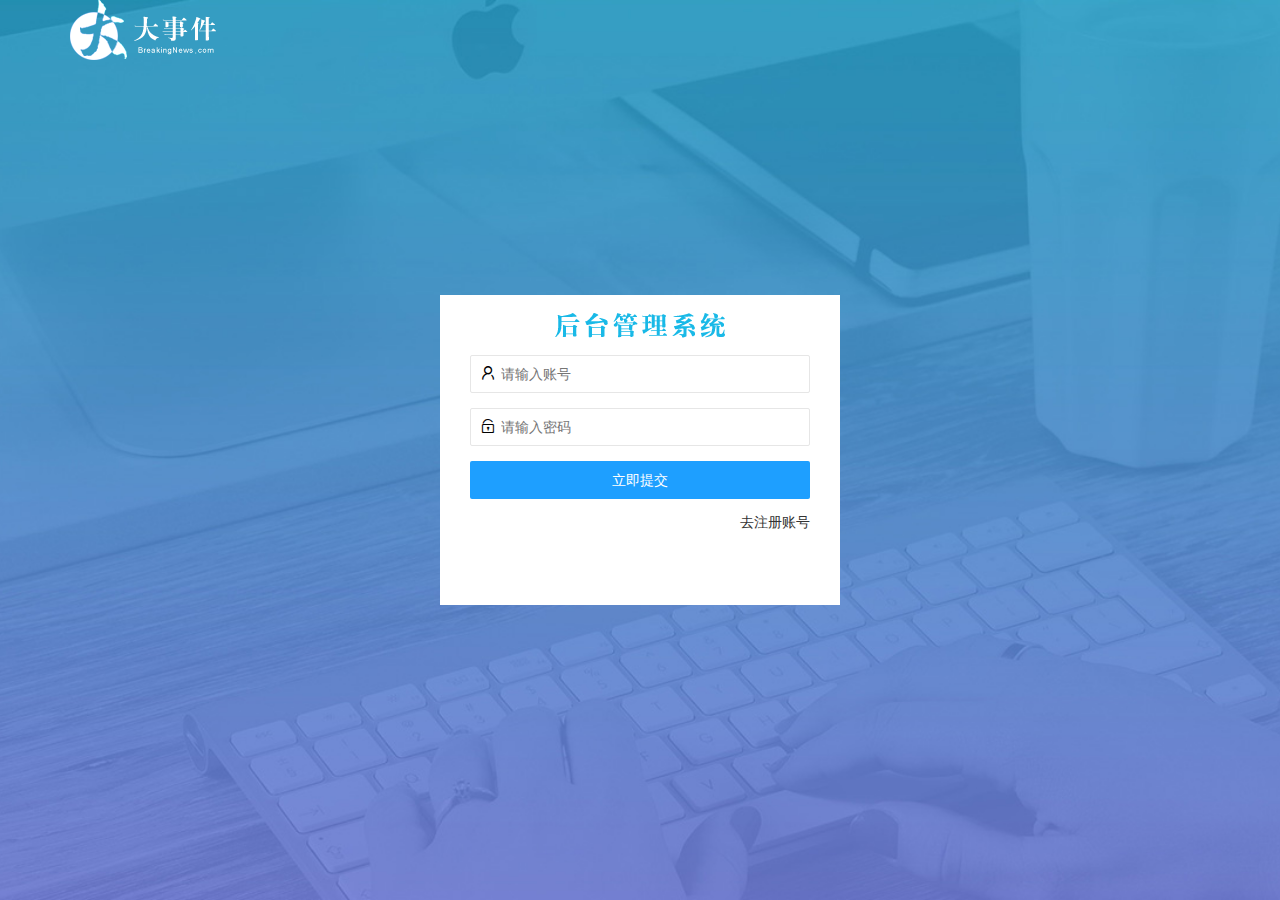
<file: login.html>
<!DOCTYPE html>
<html lang="en">
<head>
    <meta charset="UTF-8">
    <meta http-equiv="X-UA-Compatible" content="IE=edge">
    <meta name="viewport" content="width=device-width, initial-scale=1.0">
    <title>大事件-登录/注册</title>
    <!-- 引入layui的css -->
    <link rel="stylesheet" href="./assets/lib/layui/css/layui.css">
    <!-- 引入自己的css -->
    <link rel="stylesheet" href="./assets/css/login.css">
</head>
<body>
    <!-- 头部区域 -->
    <div class="layui-main">
        <img src="./assets/images/logo.png" alt="大事件LOGO">
    </div>

    <!-- 登录注册区 -->
    <div class="LoginAndReg">
        <div class="titlebox"></div>
        <!-- 登录盒子 -->
        <div class="login-box">
            <!-- 登录的表单 -->
            <form class="layui-form" id="form_login">
                <!-- 用户账号 -->
                <div class="layui-form-item">
                    <i class="layui-icon">&#xe66f;</i> 
                    <input type="text" name="username" required  lay-verify="required" placeholder="请输入账号" autocomplete="off" class="layui-input">
                </div>
                <!-- 用户密码 -->
                <div class="layui-form-item">
                    <i class="layui-icon">&#xe673;</i> 
                    <input type="password" name="password" required  lay-verify="required|pwd" placeholder="请输入密码" autocomplete="off" class="layui-input">
                </div>
                <!-- 提交按钮 -->
                <div class="layui-form-item">
                    <button class="layui-btn layui-btn-fluid layui-btn-normal" lay-submit lay-filter="formDemo">立即提交</button>
                </div>
                <div class="layui-form-item link">
                    <a href="javascript:;" id="link_reg">去注册账号</a>
                </div>
            </form>
        </div>
        <!-- 注册盒子 -->
        <div class="reg-box">
            <!-- 注册的表单 -->
            <form class="layui-form" id="form_reg">
                <!-- 用户账号 -->
                <div class="layui-form-item">
                    <i class="layui-icon">&#xe66f;</i> 
                    <input type="text" name="username" required  lay-verify="required" 
                    placeholder="请输入账号" autocomplete="off" class="layui-input" >
                </div>
                <!-- 用户密码 -->
                <div class="layui-form-item">
                    <i class="layui-icon">&#xe673;</i> 
                    <input type="password" name="password" required  lay-verify="required|pwd" 
                    placeholder="请输入密码" autocomplete="off" class="layui-input">
                </div>
                <!-- 再次确认密码 -->
                <div class="layui-form-item">
                    <i class="layui-icon">&#xe673;</i> 
                    <input type="password" name="repassword" required  lay-verify="required|pwd|repwd" placeholder="请再次输入密码" autocomplete="off" class="layui-input">
                </div>
                <!-- 提交按钮 -->
                <div class="layui-form-item">
                    <button class="layui-btn layui-btn-fluid layui-btn-normal" lay-submit lay-filter="formDemo">立即提交</button>
                </div>
                <div class="layui-form-item link">
                    <a href="javascript:;" id="link_login">去登陆</a>
                </div>
        </div>
    </div>
    <!-- 导入layui的JS文件 -->
    <script src="./assets/lib/layui/layui.all.js"></script>
    <!-- 导入jQuery -->
    <script src="./assets/lib/jquery.js"></script>
    <!-- 导入自己封装的baseAPI.js -->
    <script src="./assets/js/baseAPI.js"></script>
    <!-- 导入自己的js -->
    <script src="./assets/js/login.js"></script>
</body>
</html>
</file>
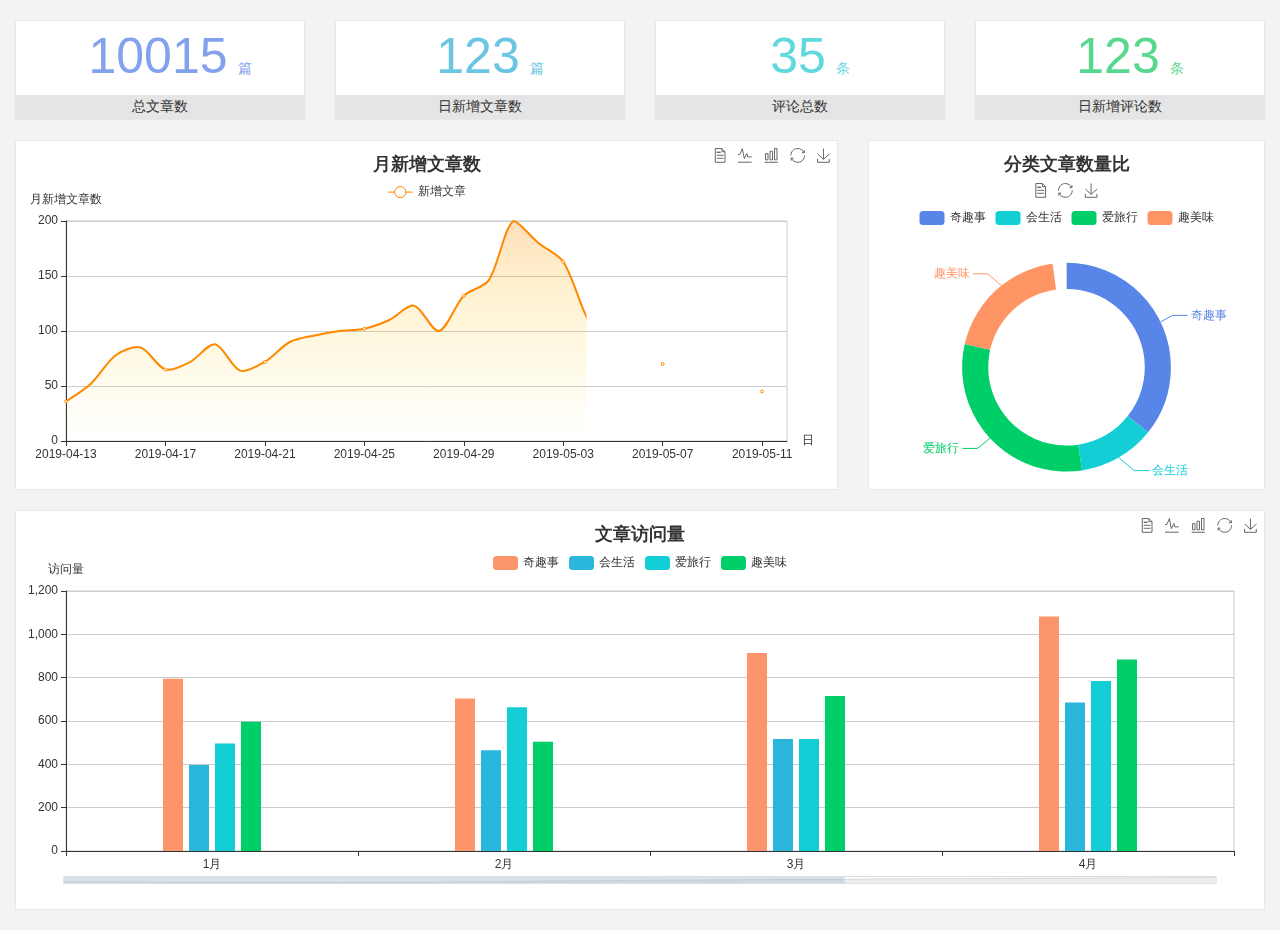
<file: home/dashboard.html>
<!DOCTYPE html>
<html lang="en">

<head>
  <meta charset="UTF-8">
  <meta name="viewport" content="width=device-width, initial-scale=1.0">
  <meta http-equiv="X-UA-Compatible" content="ie=edge">
  <title>图表统计</title>
  <link rel="stylesheet" href="../../assets/lib/bootstrap.css" />
  <link rel="stylesheet" href="../../assets/lib/main.css" />
  <script src="../../assets/lib/jquery.js"></script>
  <script type="text/javascript" src="../../assets/lib/echarts.min.js"></script>
</head>

<body>
  <div class="container-fluid">
    <div class="row spannel_list">
      <div class="col-sm-3 col-xs-6">
        <div class="spannel">
          <em>10015</em><span>篇</span>
          <b>总文章数</b>
        </div>
      </div>
      <div class="col-sm-3 col-xs-6">
        <div class="spannel scolor01">
          <em>123</em><span>篇</span>
          <b>日新增文章数</b>
        </div>
      </div>
      <div class="col-sm-3 col-xs-6">
        <div class="spannel scolor02">
          <em>35</em><span>条</span>
          <b>评论总数</b>
        </div>
      </div>
      <div class="col-sm-3 col-xs-6">
        <div class="spannel scolor03">
          <em>123</em><span>条</span>
          <b>日新增评论数</b>
        </div>
      </div>
    </div>
  </div>

  <div class="container-fluid">
    <div class="row curve-pie">
      <div class="col-lg-8 col-md-8">
        <div class="gragh_pannel" id="curve_show"></div>
      </div>
      <div class="col-lg-4 col-md-4">
        <div class="gragh_pannel" id="pie_show"></div>
      </div>
    </div>
  </div>

  <div class="container-fluid">
    <div class="column_pannel" id="column_show"></div>
  </div>

  <script>
    var oChart = echarts.init(document.getElementById('curve_show'));
    var aList_all = [
      { 'count': 36, 'date': '2019-04-13' },
      { 'count': 52, 'date': '2019-04-14' },
      { 'count': 78, 'date': '2019-04-15' },
      { 'count': 85, 'date': '2019-04-16' },
      { 'count': 65, 'date': '2019-04-17' },
      { 'count': 72, 'date': '2019-04-18' },
      { 'count': 88, 'date': '2019-04-19' },
      { 'count': 64, 'date': '2019-04-20' },
      { 'count': 72, 'date': '2019-04-21' },
      { 'count': 90, 'date': '2019-04-22' },
      { 'count': 96, 'date': '2019-04-23' },
      { 'count': 100, 'date': '2019-04-24' },
      { 'count': 102, 'date': '2019-04-25' },
      { 'count': 110, 'date': '2019-04-26' },
      { 'count': 123, 'date': '2019-04-27' },
      { 'count': 100, 'date': '2019-04-28' },
      { 'count': 132, 'date': '2019-04-29' },
      { 'count': 146, 'date': '2019-04-30' },
      { 'count': 200, 'date': '2019-05-01' },
      { 'count': 180, 'date': '2019-05-02' },
      { 'count': 163, 'date': '2019-05-03' },
      { 'count': 110, 'date': '2019-05-04' },
      { 'count': 80, 'date': '2019-05-05' },
      { 'count': 82, 'date': '2019-05-06' },
      { 'count': 70, 'date': '2019-05-07' },
      { 'count': 65, 'date': '2019-05-08' },
      { 'count': 54, 'date': '2019-05-09' },
      { 'count': 40, 'date': '2019-05-10' },
      { 'count': 45, 'date': '2019-05-11' },
      { 'count': 38, 'date': '2019-05-12' },
    ];

    let aCount = [];
    let aDate = [];

    for (var i = 0; i < aList_all.length; i++) {
      aCount.push(aList_all[i].count);
      aDate.push(aList_all[i].date);
    }

    var chartopt = {
      title: {
        text: '月新增文章数',
        left: 'center',
        top: '10'
      },
      tooltip: {
        trigger: 'axis'
      },
      legend: {
        data: ['新增文章'],
        top: '40'
      },
      toolbox: {
        show: true,
        feature: {
          mark: { show: true },
          dataView: { show: true, readOnly: false },
          magicType: { show: true, type: ['line', 'bar'] },
          restore: { show: true },
          saveAsImage: { show: true }
        }
      },
      calculable: true,
      xAxis: [
        {
          name: '日',
          type: 'category',
          boundaryGap: false,
          data: aDate
        }
      ],
      yAxis: [
        {
          name: '月新增文章数',
          type: 'value'
        }
      ],
      series: [
        {
          name: '新增文章',
          type: 'line',
          smooth: true,
          itemStyle: { normal: { areaStyle: { type: 'default' }, color: '#f80' }, lineStyle: { color: '#f80' } },
          data: aCount
        }],
      areaStyle: {
        normal: {
          color: new echarts.graphic.LinearGradient(0, 0, 0, 1, [{
            offset: 0,
            color: 'rgba(255,136,0,0.39)'
          }, {
            offset: .34,
            color: 'rgba(255,180,0,0.25)'
          }, {
            offset: 1,
            color: 'rgba(255,222,0,0.00)'
          }])

        }
      },
      grid: {
        show: true,
        x: 50,
        x2: 50,
        y: 80,
        height: 220
      }
    };

    oChart.setOption(chartopt);


    var oPie = echarts.init(document.getElementById('pie_show'));
    var oPieopt =
    {
      title: {
        top: 10,
        text: '分类文章数量比',
        x: 'center'
      },
      tooltip: {
        trigger: 'item',
        formatter: "{a} <br/>{b} : {c} ({d}%)"
      },
      color: ['#5885e8', '#13cfd5', '#00ce68', '#ff9565'],
      legend: {
        x: 'center',
        top: 65,
        data: ['奇趣事', '会生活', '爱旅行', '趣美味']
      },
      toolbox: {
        show: true,
        x: 'center',
        top: 35,
        feature: {
          mark: { show: true },
          dataView: { show: true, readOnly: false },
          magicType: {
            show: true,
            type: ['pie', 'funnel'],
            option: {
              funnel: {
                x: '25%',
                width: '50%',
                funnelAlign: 'left',
                max: 1548
              }
            }
          },
          restore: { show: true },
          saveAsImage: { show: true }
        }
      },
      calculable: true,
      series: [
        {
          name: '访问来源',
          type: 'pie',
          radius: ['45%', '60%'],
          center: ['50%', '65%'],
          data: [
            { value: 300, name: '奇趣事' },
            { value: 100, name: '会生活' },
            { value: 260, name: '爱旅行' },
            { value: 180, name: '趣美味' }
          ]
        }
      ]
    };
    oPie.setOption(oPieopt);



    var oColumn = this.echarts.init(document.getElementById('column_show'));
    var oColumnopt =
    {
      title: {
        text: '文章访问量',
        left: 'center',
        top: '10'
      },
      tooltip: {
        trigger: 'axis'
      },
      legend: {
        data: ['奇趣事', '会生活', '爱旅行', '趣美味'],
        top: '40'
      },
      toolbox: {
        show: true,
        feature: {
          mark: { show: true },
          dataView: { show: true, readOnly: false },
          magicType: { show: true, type: ['line', 'bar'] },
          restore: { show: true },
          saveAsImage: { show: true }
        }
      },
      calculable: true,
      xAxis: [
        {
          type: 'category',
          data: ['1月', '2月', '3月', '4月', '5月']
        }
      ],
      yAxis: [
        {
          name: '访问量',
          type: 'value'
        }
      ],
      series: [
        {
          name: '奇趣事',
          type: 'bar',
          barWidth: 20,
          itemStyle: {
            normal: { areaStyle: { type: 'default' }, color: '#fd956a' }
          },
          data: [800, 708, 920, 1090, 1200]
        },
        {
          name: '会生活',
          type: 'bar',
          barWidth: 20,
          itemStyle: {
            normal: { areaStyle: { type: 'default' }, color: '#2bb6db' }
          },
          data: [400, 468, 520, 690, 800]
        },
        {
          name: '爱旅行',
          type: 'bar',
          barWidth: 20,
          itemStyle: {
            normal: { areaStyle: { type: 'default' }, color: '#13cfd5' }
          },
          data: [500, 668, 520, 790, 900]
        },
        {
          name: '趣美味',
          type: 'bar',
          barWidth: 20,
          itemStyle: {
            normal: { areaStyle: { type: 'default' }, color: '#00ce68' }
          },
          data: [600, 508, 720, 890, 1000]
        }
      ],
      grid: {
        show: true,
        x: 50,
        x2: 30,
        y: 80,
        height: 260
      },
      dataZoom: [//给x轴设置滚动条
        {
          start: 0,//默认为0
          end: 100 - 1000 / 31,//默认为100
          type: 'slider',
          show: true,
          xAxisIndex: [0],
          handleSize: 0,//滑动条的 左右2个滑动条的大小
          height: 8,//组件高度
          left: 45, //左边的距离
          right: 50,//右边的距离
          bottom: 26,//右边的距离
          handleColor: '#ddd',//h滑动图标的颜色
          handleStyle: {
            borderColor: "#cacaca",
            borderWidth: "1",
            shadowBlur: 2,
            background: "#ddd",
            shadowColor: "#ddd",
          }
        }]
    };
    oColumn.setOption(oColumnopt);
  </script>
</body>

</html>
</file>
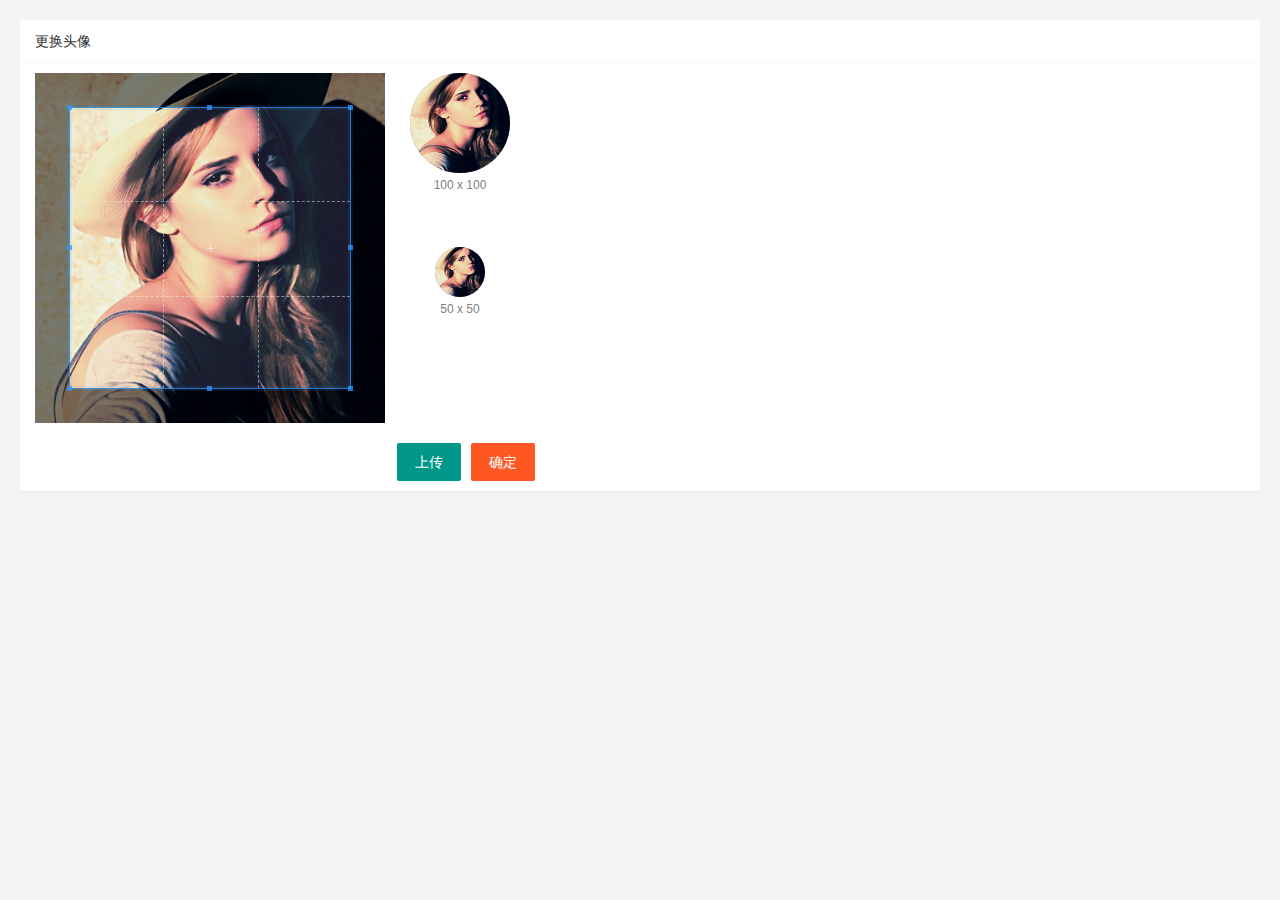
<file: user/user_avatar.html>
<!DOCTYPE html>
<html lang="en">
<head>
    <meta charset="UTF-8">
    <meta http-equiv="X-UA-Compatible" content="IE=edge">
    <meta name="viewport" content="width=device-width, initial-scale=1.0">
    <title>Document</title>
    <!-- 导入layui.css -->
    <link rel="stylesheet" href="../assets/lib/layui/css/layui.css" />
    <!-- 导入自定义css样式 -->
    <link rel="stylesheet" href="../assets/css/user/user_avatar.css" />
    <!-- 导入cropper样式表 -->
    <link rel="stylesheet" href="../assets/lib/cropper/cropper.css" />
</head>
<body>
    <div class="layui-card">
        <div class="layui-card-header">更换头像</div>
        <div class="layui-card-body">
            <!-- 第一行的图片裁剪和预览区域 -->
            <div class="row1">
                <!-- 图片裁剪区域 -->
                <div class="cropper-box">
                <!-- 这个 img 标签很重要，将来会把它初始化为裁剪区域 -->
                <img id="image" src="/assets/images/sample.jpg" />
                </div>
                <!-- 图片的预览区域 -->
                <div class="preview-box">
                <div>
                    <!-- 宽高为 100px 的预览区域 -->
                    <div class="img-preview w100"></div>
                    <p class="size">100 x 100</p>
                </div>
                <div>
                    <!-- 宽高为 50px 的预览区域 -->
                    <div class="img-preview w50"></div>
                    <p class="size">50 x 50</p>
                </div>
                </div>
            </div>
            
            <!-- 第二行的按钮区域 -->
            <div class="row2">
                <input type="file" id="file" accept="image/png, image/jpeg">
                <button type="button" class="layui-btn" id="uploadImg">上传</button>
                <button type="button" class="layui-btn layui-btn-danger" id="confirm">确定</button>
            </div>
                </div>
            </div>
    <!-- 导入layui.js -->
    <script src="../assets/lib/layui/layui.all.js"></script>
    <!-- 导入jQuery文件 -->
    <script src="../assets/lib/jquery.js"></script>
    <!-- 导入Cropper -->
    <script src="../assets/lib/cropper/Cropper.js"></script>
    <!-- 导入jquery-cropper.js -->
    <script src="../assets/lib/cropper/jquery-cropper.js"></script>
    <!-- 导入baseAPI.js -->
    <script src="../assets/js/baseAPI.js"></script>
    <!-- 导入自定义user_avatar.js -->
    <script src="../assets/js/user/user_avatar.js"></script>
</body>
</html>
</file>
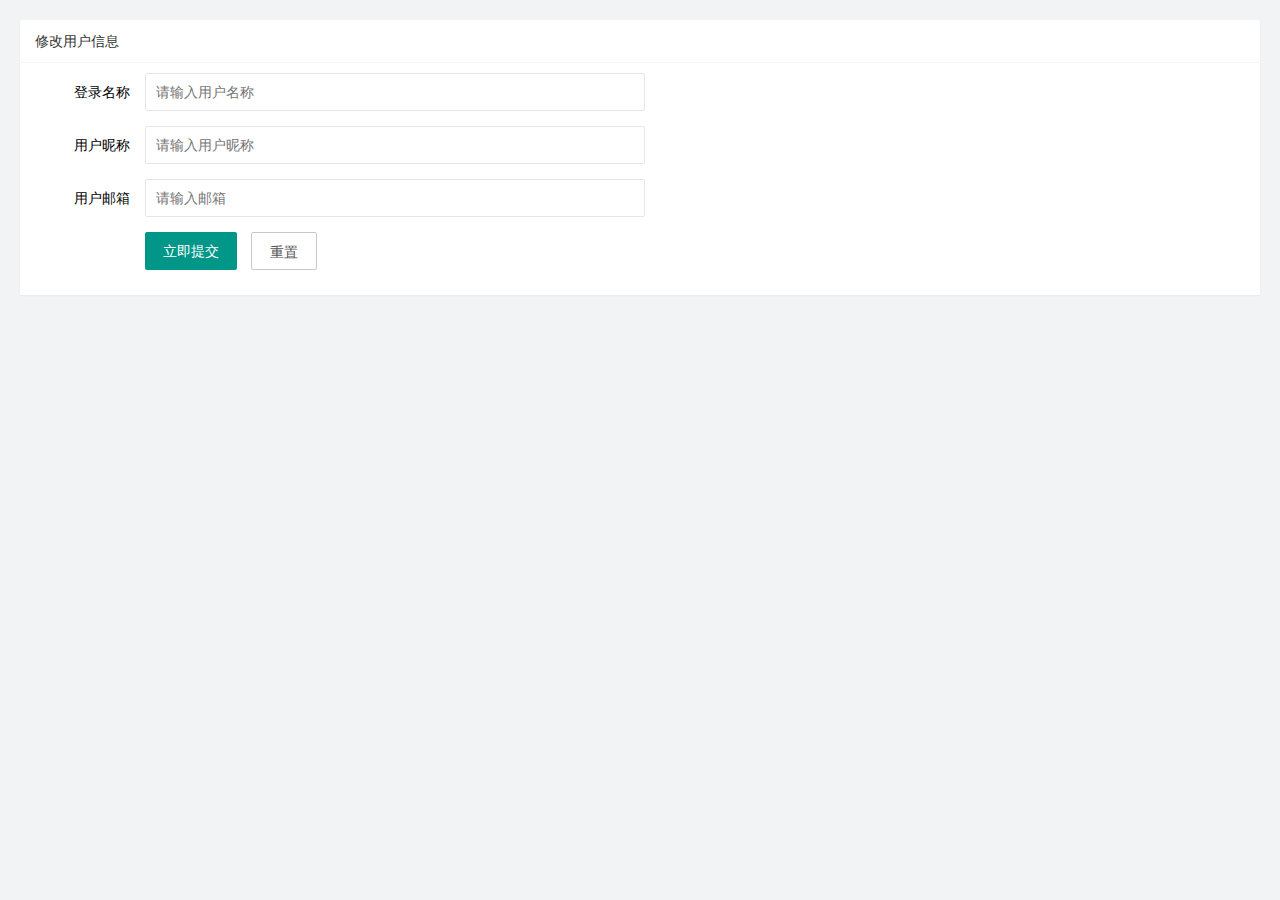
<file: user/user_info.html>
<!DOCTYPE html>
<html lang="en">
<head>
    <meta charset="UTF-8">
    <meta http-equiv="X-UA-Compatible" content="IE=edge">
    <meta name="viewport" content="width=device-width, initial-scale=1.0">
    <title>Document</title>
    <!-- 引入layui.cc文件 -->
    <link rel="stylesheet" href="../assets/lib/layui/css/layui.css">
    <!-- 引入自己的user_info.css -->
    <link rel="stylesheet" href="../assets/css/user/user_info.css">
</head>
<body>
    <div class="layui-card">
        <div class="layui-card-header">修改用户信息

        </div>
        <div class="layui-card-body">
            <form class="layui-form" lay-filter="formData">
                <input type="hidden" name="id" value="" />
                <div class="layui-form-item">
                    <label class="layui-form-label">登录名称</label>
                    <div class="layui-input-block">
                    <input type="text" name="username" required  lay-verify="required" placeholder="请输入用户名称" autocomplete="off" class="layui-input">
                    </div>
                </div>
                <div class="layui-form-item">
                    <label class="layui-form-label">用户昵称</label>
                    <div class="layui-input-block">
                    <input type="text" name="nickname" required  lay-verify="required|nickname" placeholder="请输入用户昵称" autocomplete="off" class="layui-input">
                    </div>
                </div>
                <div class="layui-form-item">
                    <label class="layui-form-label">用户邮箱</label>
                    <div class="layui-input-block">
                    <input type="text" name="email" required  lay-verify="required|email" placeholder="请输入邮箱" autocomplete="off" class="layui-input">
                    </div>
                </div>
                <div class="layui-form-item">
                    <div class="layui-input-block">
                      <button class="layui-btn" lay-submit lay-filter="formDemo" id="modifyBtn">立即提交</button>
                      <button type="reset" class="layui-btn layui-btn-primary" id="resetBtn">重置</button>
                    </div>
                  </div>
            </form>
        </div>
      </div>
      <!-- 导入layui.js -->
      <script src="../assets/lib/layui/layui.all.js"></script>
      <!-- 导入jQuery -->
      <script src="../assets/lib/jquery.js"></script>
      <!-- 导入自定义的baseAPI.js -->
      <script src="../assets/js/baseAPI.js"></script>
      <!-- 导入自定义的user_info.js -->
      <script src="../assets/js/user/user_info.js"></script>
</body>
</html>
</file>
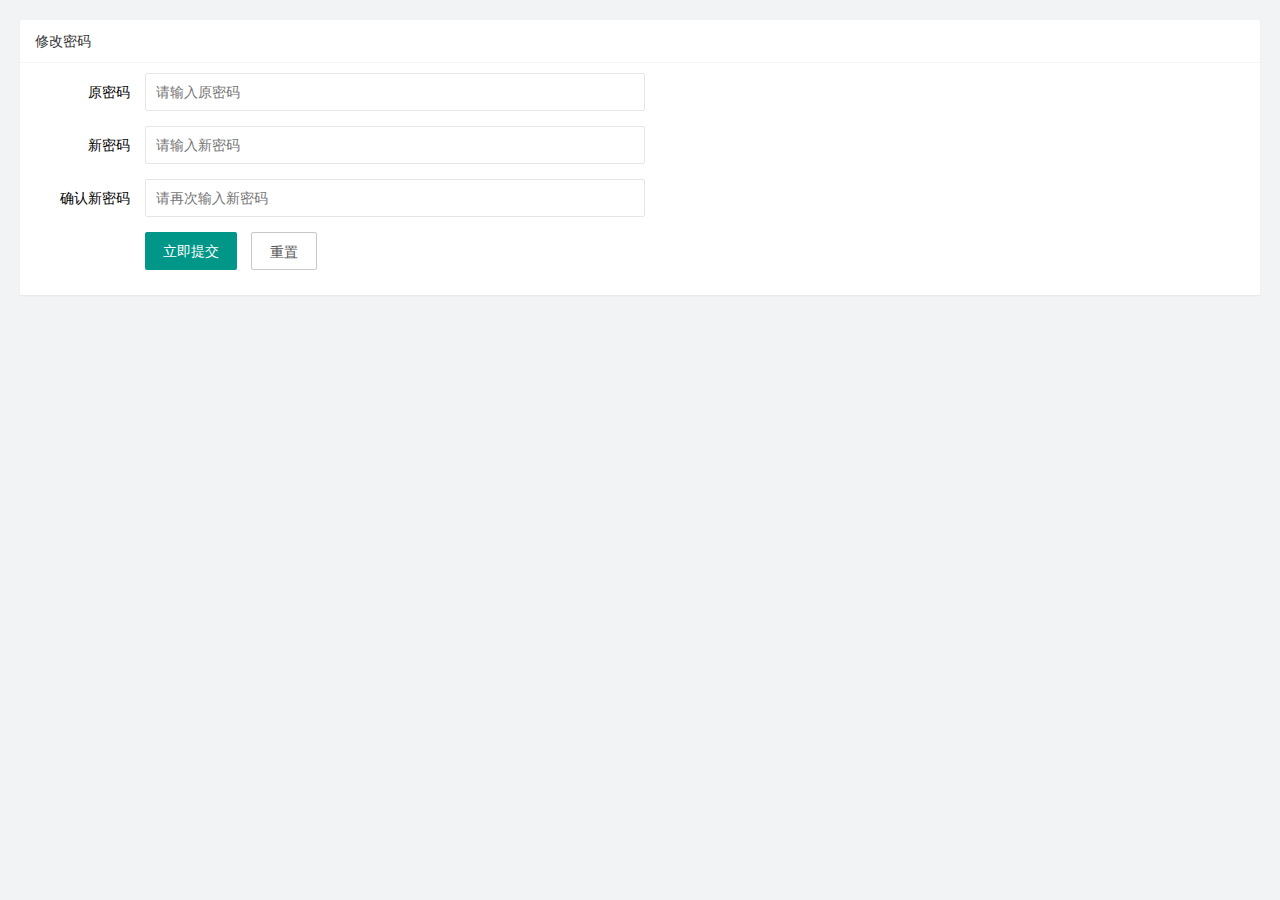
<file: user/user_pwd.html>
<!DOCTYPE html>
<html lang="en">
<head>
    <meta charset="UTF-8">
    <meta http-equiv="X-UA-Compatible" content="IE=edge">
    <meta name="viewport" content="width=device-width, initial-scale=1.0">
    <title>Document</title>
    <link rel="stylesheet" href="../assets/lib/layui/css/layui.css">
    <link rel="stylesheet" href="../assets/css/user/user_pwd.css">
</head>
<body>
    <div class="layui-card">
        <div class="layui-card-header">修改密码</div>
        <div class="layui-card-body">
            <form class="layui-form">
                <div class="layui-form-item">
                  <label class="layui-form-label">原密码</label>
                  <div class="layui-input-block">
                        <input type="password" name="oldPwd" required  lay-verify="required|pwd" placeholder="请输入原密码" autocomplete="off" class="layui-input">
                  </div>
                </div>
                <div class="layui-form-item">
                    <label class="layui-form-label">新密码</label>
                    <div class="layui-input-block">
                          <input type="password" name="newPwd" required  lay-verify="required|pwd|samepwd" placeholder="请输入新密码" autocomplete="off" class="layui-input">
                    </div>
                </div>
                <div class="layui-form-item">
                    <label class="layui-form-label">确认新密码</label>
                    <div class="layui-input-block">
                          <input type="password" name="confirmPwd" required  lay-verify="required|pwd|confirmpwd" placeholder="请再次输入新密码" autocomplete="off" class="layui-input">
                    </div>
                </div>
                <div class="layui-form-item">
                    <div class="layui-input-block">
                      <button class="layui-btn" lay-submit lay-filter="formDemo">立即提交</button>
                      <button type="reset" class="layui-btn layui-btn-primary">重置</button>
                    </div>
                </div>
            </form>
        </div>
      </div>
      <!-- 导入layui.js文件 -->
      <script src="../assets/lib/layui/layui.all.js"></script>
      <!-- 导入jQuery.js文件 -->
      <script src="../assets/lib/jquery.js"></script>
      <!-- 导入baseAPI.js文件 -->
      <script src="../assets/js/baseAPI.js"></script>
      <!-- 导入user_pwd.js文件 -->
      <script src="../assets/js/user/user_pwd.js"></script>
</body>
</html>
</file>
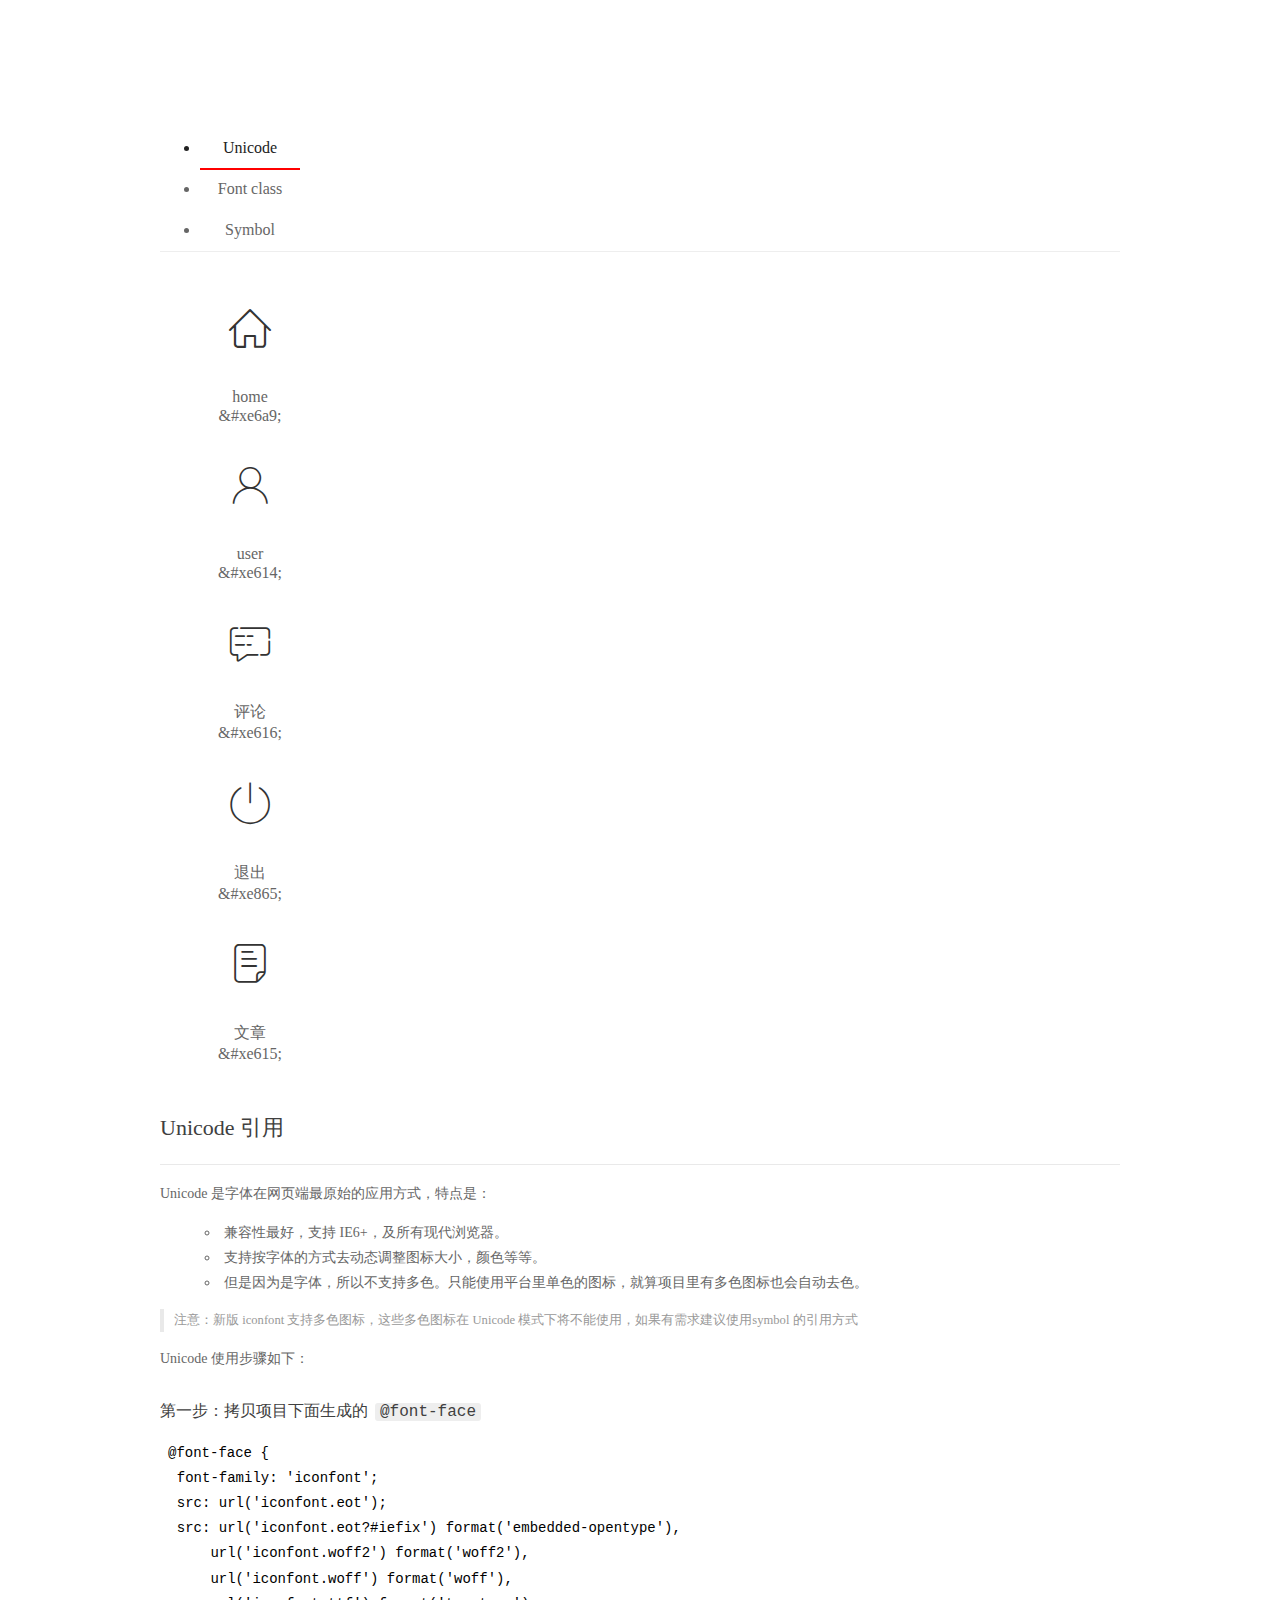
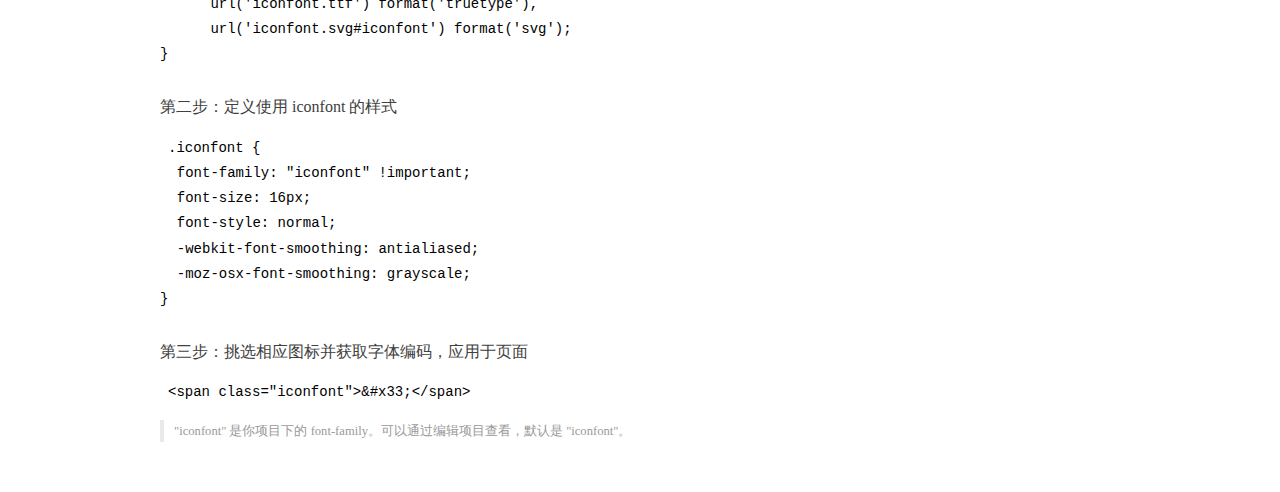
<file: assets/fonts/demo_index.html>
<!DOCTYPE html>
<html>
<head>
  <meta charset="utf-8"/>
  <title>IconFont Demo</title>
  <link rel="shortcut icon" href="https://gtms04.alicdn.com/tps/i4/TB1_oz6GVXXXXaFXpXXJDFnIXXX-64-64.ico" type="image/x-icon"/>
  <link rel="stylesheet" href="https://g.alicdn.com/thx/cube/1.3.2/cube.min.css">
  <link rel="stylesheet" href="demo.css">
  <link rel="stylesheet" href="iconfont.css">
  <script src="iconfont.js"></script>
  <!-- jQuery -->
  <script src="https://a1.alicdn.com/oss/uploads/2018/12/26/7bfddb60-08e8-11e9-9b04-53e73bb6408b.js"></script>
  <!-- 代码高亮 -->
  <script src="https://a1.alicdn.com/oss/uploads/2018/12/26/a3f714d0-08e6-11e9-8a15-ebf944d7534c.js"></script>
</head>
<body>
  <div class="main">
    <h1 class="logo"><a href="https://www.iconfont.cn/" title="iconfont 首页" target="_blank">&#xe86b;</a></h1>
    <div class="nav-tabs">
      <ul id="tabs" class="dib-box">
        <li class="dib active"><span>Unicode</span></li>
        <li class="dib"><span>Font class</span></li>
        <li class="dib"><span>Symbol</span></li>
      </ul>
      
    </div>
    <div class="tab-container">
      <div class="content unicode" style="display: block;">
          <ul class="icon_lists dib-box">
          
            <li class="dib">
              <span class="icon iconfont">&#xe6a9;</span>
                <div class="name">home</div>
                <div class="code-name">&amp;#xe6a9;</div>
              </li>
          
            <li class="dib">
              <span class="icon iconfont">&#xe614;</span>
                <div class="name">user</div>
                <div class="code-name">&amp;#xe614;</div>
              </li>
          
            <li class="dib">
              <span class="icon iconfont">&#xe616;</span>
                <div class="name">评论</div>
                <div class="code-name">&amp;#xe616;</div>
              </li>
          
            <li class="dib">
              <span class="icon iconfont">&#xe865;</span>
                <div class="name">退出</div>
                <div class="code-name">&amp;#xe865;</div>
              </li>
          
            <li class="dib">
              <span class="icon iconfont">&#xe615;</span>
                <div class="name">文章</div>
                <div class="code-name">&amp;#xe615;</div>
              </li>
          
          </ul>
          <div class="article markdown">
          <h2 id="unicode-">Unicode 引用</h2>
          <hr>

          <p>Unicode 是字体在网页端最原始的应用方式，特点是：</p>
          <ul>
            <li>兼容性最好，支持 IE6+，及所有现代浏览器。</li>
            <li>支持按字体的方式去动态调整图标大小，颜色等等。</li>
            <li>但是因为是字体，所以不支持多色。只能使用平台里单色的图标，就算项目里有多色图标也会自动去色。</li>
          </ul>
          <blockquote>
            <p>注意：新版 iconfont 支持多色图标，这些多色图标在 Unicode 模式下将不能使用，如果有需求建议使用symbol 的引用方式</p>
          </blockquote>
          <p>Unicode 使用步骤如下：</p>
          <h3 id="-font-face">第一步：拷贝项目下面生成的 <code>@font-face</code></h3>
<pre><code class="language-css"
>@font-face {
  font-family: 'iconfont';
  src: url('iconfont.eot');
  src: url('iconfont.eot?#iefix') format('embedded-opentype'),
      url('iconfont.woff2') format('woff2'),
      url('iconfont.woff') format('woff'),
      url('iconfont.ttf') format('truetype'),
      url('iconfont.svg#iconfont') format('svg');
}
</code></pre>
          <h3 id="-iconfont-">第二步：定义使用 iconfont 的样式</h3>
<pre><code class="language-css"
>.iconfont {
  font-family: "iconfont" !important;
  font-size: 16px;
  font-style: normal;
  -webkit-font-smoothing: antialiased;
  -moz-osx-font-smoothing: grayscale;
}
</code></pre>
          <h3 id="-">第三步：挑选相应图标并获取字体编码，应用于页面</h3>
<pre>
<code class="language-html"
>&lt;span class="iconfont"&gt;&amp;#x33;&lt;/span&gt;
</code></pre>
          <blockquote>
            <p>"iconfont" 是你项目下的 font-family。可以通过编辑项目查看，默认是 "iconfont"。</p>
          </blockquote>
          </div>
      </div>
      <div class="content font-class">
        <ul class="icon_lists dib-box">
          
          <li class="dib">
            <span class="icon iconfont icon-home"></span>
            <div class="name">
              home
            </div>
            <div class="code-name">.icon-home
            </div>
          </li>
          
          <li class="dib">
            <span class="icon iconfont icon-user"></span>
            <div class="name">
              user
            </div>
            <div class="code-name">.icon-user
            </div>
          </li>
          
          <li class="dib">
            <span class="icon iconfont icon-pinglun"></span>
            <div class="name">
              评论
            </div>
            <div class="code-name">.icon-pinglun
            </div>
          </li>
          
          <li class="dib">
            <span class="icon iconfont icon-tuichu"></span>
            <div class="name">
              退出
            </div>
            <div class="code-name">.icon-tuichu
            </div>
          </li>
          
          <li class="dib">
            <span class="icon iconfont icon-16"></span>
            <div class="name">
              文章
            </div>
            <div class="code-name">.icon-16
            </div>
          </li>
          
        </ul>
        <div class="article markdown">
        <h2 id="font-class-">font-class 引用</h2>
        <hr>

        <p>font-class 是 Unicode 使用方式的一种变种，主要是解决 Unicode 书写不直观，语意不明确的问题。</p>
        <p>与 Unicode 使用方式相比，具有如下特点：</p>
        <ul>
          <li>兼容性良好，支持 IE8+，及所有现代浏览器。</li>
          <li>相比于 Unicode 语意明确，书写更直观。可以很容易分辨这个 icon 是什么。</li>
          <li>因为使用 class 来定义图标，所以当要替换图标时，只需要修改 class 里面的 Unicode 引用。</li>
          <li>不过因为本质上还是使用的字体，所以多色图标还是不支持的。</li>
        </ul>
        <p>使用步骤如下：</p>
        <h3 id="-fontclass-">第一步：引入项目下面生成的 fontclass 代码：</h3>
<pre><code class="language-html">&lt;link rel="stylesheet" href="./iconfont.css"&gt;
</code></pre>
        <h3 id="-">第二步：挑选相应图标并获取类名，应用于页面：</h3>
<pre><code class="language-html">&lt;span class="iconfont icon-xxx"&gt;&lt;/span&gt;
</code></pre>
        <blockquote>
          <p>"
            iconfont" 是你项目下的 font-family。可以通过编辑项目查看，默认是 "iconfont"。</p>
        </blockquote>
      </div>
      </div>
      <div class="content symbol">
          <ul class="icon_lists dib-box">
          
            <li class="dib">
                <svg class="icon svg-icon" aria-hidden="true">
                  <use xlink:href="#icon-home"></use>
                </svg>
                <div class="name">home</div>
                <div class="code-name">#icon-home</div>
            </li>
          
            <li class="dib">
                <svg class="icon svg-icon" aria-hidden="true">
                  <use xlink:href="#icon-user"></use>
                </svg>
                <div class="name">user</div>
                <div class="code-name">#icon-user</div>
            </li>
          
            <li class="dib">
                <svg class="icon svg-icon" aria-hidden="true">
                  <use xlink:href="#icon-pinglun"></use>
                </svg>
                <div class="name">评论</div>
                <div class="code-name">#icon-pinglun</div>
            </li>
          
            <li class="dib">
                <svg class="icon svg-icon" aria-hidden="true">
                  <use xlink:href="#icon-tuichu"></use>
                </svg>
                <div class="name">退出</div>
                <div class="code-name">#icon-tuichu</div>
            </li>
          
            <li class="dib">
                <svg class="icon svg-icon" aria-hidden="true">
                  <use xlink:href="#icon-16"></use>
                </svg>
                <div class="name">文章</div>
                <div class="code-name">#icon-16</div>
            </li>
          
          </ul>
          <div class="article markdown">
          <h2 id="symbol-">Symbol 引用</h2>
          <hr>

          <p>这是一种全新的使用方式，应该说这才是未来的主流，也是平台目前推荐的用法。相关介绍可以参考这篇<a href="">文章</a>
            这种用法其实是做了一个 SVG 的集合，与另外两种相比具有如下特点：</p>
          <ul>
            <li>支持多色图标了，不再受单色限制。</li>
            <li>通过一些技巧，支持像字体那样，通过 <code>font-size</code>, <code>color</code> 来调整样式。</li>
            <li>兼容性较差，支持 IE9+，及现代浏览器。</li>
            <li>浏览器渲染 SVG 的性能一般，还不如 png。</li>
          </ul>
          <p>使用步骤如下：</p>
          <h3 id="-symbol-">第一步：引入项目下面生成的 symbol 代码：</h3>
<pre><code class="language-html">&lt;script src="./iconfont.js"&gt;&lt;/script&gt;
</code></pre>
          <h3 id="-css-">第二步：加入通用 CSS 代码（引入一次就行）：</h3>
<pre><code class="language-html">&lt;style&gt;
.icon {
  width: 1em;
  height: 1em;
  vertical-align: -0.15em;
  fill: currentColor;
  overflow: hidden;
}
&lt;/style&gt;
</code></pre>
          <h3 id="-">第三步：挑选相应图标并获取类名，应用于页面：</h3>
<pre><code class="language-html">&lt;svg class="icon" aria-hidden="true"&gt;
  &lt;use xlink:href="#icon-xxx"&gt;&lt;/use&gt;
&lt;/svg&gt;
</code></pre>
          </div>
      </div>

    </div>
  </div>
  <script>
  $(document).ready(function () {
      $('.tab-container .content:first').show()

      $('#tabs li').click(function (e) {
        var tabContent = $('.tab-container .content')
        var index = $(this).index()

        if ($(this).hasClass('active')) {
          return
        } else {
          $('#tabs li').removeClass('active')
          $(this).addClass('active')

          tabContent.hide().eq(index).fadeIn()
        }
      })
    })
  </script>
</body>
</html>
</file>
<file: assets/lib/layui/css/layui.css>
/** layui-v2.5.5 MIT License By https://www.layui.com */
 .layui-inline,img{display:inline-block;vertical-align:middle}h1,h2,h3,h4,h5,h6{font-weight:400}.layui-edge,.layui-header,.layui-inline,.layui-main{position:relative}.layui-body,.layui-edge,.layui-elip{overflow:hidden}.layui-btn,.layui-edge,.layui-inline,img{vertical-align:middle}.layui-btn,.layui-disabled,.layui-icon,.layui-unselect{-moz-user-select:none;-webkit-user-select:none;-ms-user-select:none}.layui-elip,.layui-form-checkbox span,.layui-form-pane .layui-form-label{text-overflow:ellipsis;white-space:nowrap}.layui-breadcrumb,.layui-tree-btnGroup{visibility:hidden}blockquote,body,button,dd,div,dl,dt,form,h1,h2,h3,h4,h5,h6,input,li,ol,p,pre,td,textarea,th,ul{margin:0;padding:0;-webkit-tap-highlight-color:rgba(0,0,0,0)}a:active,a:hover{outline:0}img{border:none}li{list-style:none}table{border-collapse:collapse;border-spacing:0}h4,h5,h6{font-size:100%}button,input,optgroup,option,select,textarea{font-family:inherit;font-size:inherit;font-style:inherit;font-weight:inherit;outline:0}pre{white-space:pre-wrap;white-space:-moz-pre-wrap;white-space:-pre-wrap;white-space:-o-pre-wrap;word-wrap:break-word}body{line-height:24px;font:14px Helvetica Neue,Helvetica,PingFang SC,Tahoma,Arial,sans-serif}hr{height:1px;margin:10px 0;border:0;clear:both}a{color:#333;text-decoration:none}a:hover{color:#777}a cite{font-style:normal;*cursor:pointer}.layui-border-box,.layui-border-box *{box-sizing:border-box}.layui-box,.layui-box *{box-sizing:content-box}.layui-clear{clear:both;*zoom:1}.layui-clear:after{content:'\20';clear:both;*zoom:1;display:block;height:0}.layui-inline{*display:inline;*zoom:1}.layui-edge{display:inline-block;width:0;height:0;border-width:6px;border-style:dashed;border-color:transparent}.layui-edge-top{top:-4px;border-bottom-color:#999;border-bottom-style:solid}.layui-edge-right{border-left-color:#999;border-left-style:solid}.layui-edge-bottom{top:2px;border-top-color:#999;border-top-style:solid}.layui-edge-left{border-right-color:#999;border-right-style:solid}.layui-disabled,.layui-disabled:hover{color:#d2d2d2!important;cursor:not-allowed!important}.layui-circle{border-radius:100%}.layui-show{display:block!important}.layui-hide{display:none!important}@font-face{font-family:layui-icon;src:url(../font/iconfont.eot?v=250);src:url(../font/iconfont.eot?v=250#iefix) format('embedded-opentype'),url(../font/iconfont.woff2?v=250) format('woff2'),url(../font/iconfont.woff?v=250) format('woff'),url(../font/iconfont.ttf?v=250) format('truetype'),url(../font/iconfont.svg?v=250#layui-icon) format('svg')}.layui-icon{font-family:layui-icon!important;font-size:16px;font-style:normal;-webkit-font-smoothing:antialiased;-moz-osx-font-smoothing:grayscale}.layui-icon-reply-fill:before{content:"\e611"}.layui-icon-set-fill:before{content:"\e614"}.layui-icon-menu-fill:before{content:"\e60f"}.layui-icon-search:before{content:"\e615"}.layui-icon-share:before{content:"\e641"}.layui-icon-set-sm:before{content:"\e620"}.layui-icon-engine:before{content:"\e628"}.layui-icon-close:before{content:"\1006"}.layui-icon-close-fill:before{content:"\1007"}.layui-icon-chart-screen:before{content:"\e629"}.layui-icon-star:before{content:"\e600"}.layui-icon-circle-dot:before{content:"\e617"}.layui-icon-chat:before{content:"\e606"}.layui-icon-release:before{content:"\e609"}.layui-icon-list:before{content:"\e60a"}.layui-icon-chart:before{content:"\e62c"}.layui-icon-ok-circle:before{content:"\1005"}.layui-icon-layim-theme:before{content:"\e61b"}.layui-icon-table:before{content:"\e62d"}.layui-icon-right:before{content:"\e602"}.layui-icon-left:before{content:"\e603"}.layui-icon-cart-simple:before{content:"\e698"}.layui-icon-face-cry:before{content:"\e69c"}.layui-icon-face-smile:before{content:"\e6af"}.layui-icon-survey:before{content:"\e6b2"}.layui-icon-tree:before{content:"\e62e"}.layui-icon-upload-circle:before{content:"\e62f"}.layui-icon-add-circle:before{content:"\e61f"}.layui-icon-download-circle:before{content:"\e601"}.layui-icon-templeate-1:before{content:"\e630"}.layui-icon-util:before{content:"\e631"}.layui-icon-face-surprised:before{content:"\e664"}.layui-icon-edit:before{content:"\e642"}.layui-icon-speaker:before{content:"\e645"}.layui-icon-down:before{content:"\e61a"}.layui-icon-file:before{content:"\e621"}.layui-icon-layouts:before{content:"\e632"}.layui-icon-rate-half:before{content:"\e6c9"}.layui-icon-add-circle-fine:before{content:"\e608"}.layui-icon-prev-circle:before{content:"\e633"}.layui-icon-read:before{content:"\e705"}.layui-icon-404:before{content:"\e61c"}.layui-icon-carousel:before{content:"\e634"}.layui-icon-help:before{content:"\e607"}.layui-icon-code-circle:before{content:"\e635"}.layui-icon-water:before{content:"\e636"}.layui-icon-username:before{content:"\e66f"}.layui-icon-find-fill:before{content:"\e670"}.layui-icon-about:before{content:"\e60b"}.layui-icon-location:before{content:"\e715"}.layui-icon-up:before{content:"\e619"}.layui-icon-pause:before{content:"\e651"}.layui-icon-date:before{content:"\e637"}.layui-icon-layim-uploadfile:before{content:"\e61d"}.layui-icon-delete:before{content:"\e640"}.layui-icon-play:before{content:"\e652"}.layui-icon-top:before{content:"\e604"}.layui-icon-friends:before{content:"\e612"}.layui-icon-refresh-3:before{content:"\e9aa"}.layui-icon-ok:before{content:"\e605"}.layui-icon-layer:before{content:"\e638"}.layui-icon-face-smile-fine:before{content:"\e60c"}.layui-icon-dollar:before{content:"\e659"}.layui-icon-group:before{content:"\e613"}.layui-icon-layim-download:before{content:"\e61e"}.layui-icon-picture-fine:before{content:"\e60d"}.layui-icon-link:before{content:"\e64c"}.layui-icon-diamond:before{content:"\e735"}.layui-icon-log:before{content:"\e60e"}.layui-icon-rate-solid:before{content:"\e67a"}.layui-icon-fonts-del:before{content:"\e64f"}.layui-icon-unlink:before{content:"\e64d"}.layui-icon-fonts-clear:before{content:"\e639"}.layui-icon-triangle-r:before{content:"\e623"}.layui-icon-circle:before{content:"\e63f"}.layui-icon-radio:before{content:"\e643"}.layui-icon-align-center:before{content:"\e647"}.layui-icon-align-right:before{content:"\e648"}.layui-icon-align-left:before{content:"\e649"}.layui-icon-loading-1:before{content:"\e63e"}.layui-icon-return:before{content:"\e65c"}.layui-icon-fonts-strong:before{content:"\e62b"}.layui-icon-upload:before{content:"\e67c"}.layui-icon-dialogue:before{content:"\e63a"}.layui-icon-video:before{content:"\e6ed"}.layui-icon-headset:before{content:"\e6fc"}.layui-icon-cellphone-fine:before{content:"\e63b"}.layui-icon-add-1:before{content:"\e654"}.layui-icon-face-smile-b:before{content:"\e650"}.layui-icon-fonts-html:before{content:"\e64b"}.layui-icon-form:before{content:"\e63c"}.layui-icon-cart:before{content:"\e657"}.layui-icon-camera-fill:before{content:"\e65d"}.layui-icon-tabs:before{content:"\e62a"}.layui-icon-fonts-code:before{content:"\e64e"}.layui-icon-fire:before{content:"\e756"}.layui-icon-set:before{content:"\e716"}.layui-icon-fonts-u:before{content:"\e646"}.layui-icon-triangle-d:before{content:"\e625"}.layui-icon-tips:before{content:"\e702"}.layui-icon-picture:before{content:"\e64a"}.layui-icon-more-vertical:before{content:"\e671"}.layui-icon-flag:before{content:"\e66c"}.layui-icon-loading:before{content:"\e63d"}.layui-icon-fonts-i:before{content:"\e644"}.layui-icon-refresh-1:before{content:"\e666"}.layui-icon-rmb:before{content:"\e65e"}.layui-icon-home:before{content:"\e68e"}.layui-icon-user:before{content:"\e770"}.layui-icon-notice:before{content:"\e667"}.layui-icon-login-weibo:before{content:"\e675"}.layui-icon-voice:before{content:"\e688"}.layui-icon-upload-drag:before{content:"\e681"}.layui-icon-login-qq:before{content:"\e676"}.layui-icon-snowflake:before{content:"\e6b1"}.layui-icon-file-b:before{content:"\e655"}.layui-icon-template:before{content:"\e663"}.layui-icon-auz:before{content:"\e672"}.layui-icon-console:before{content:"\e665"}.layui-icon-app:before{content:"\e653"}.layui-icon-prev:before{content:"\e65a"}.layui-icon-website:before{content:"\e7ae"}.layui-icon-next:before{content:"\e65b"}.layui-icon-component:before{content:"\e857"}.layui-icon-more:before{content:"\e65f"}.layui-icon-login-wechat:before{content:"\e677"}.layui-icon-shrink-right:before{content:"\e668"}.layui-icon-spread-left:before{content:"\e66b"}.layui-icon-camera:before{content:"\e660"}.layui-icon-note:before{content:"\e66e"}.layui-icon-refresh:before{content:"\e669"}.layui-icon-female:before{content:"\e661"}.layui-icon-male:before{content:"\e662"}.layui-icon-password:before{content:"\e673"}.layui-icon-senior:before{content:"\e674"}.layui-icon-theme:before{content:"\e66a"}.layui-icon-tread:before{content:"\e6c5"}.layui-icon-praise:before{content:"\e6c6"}.layui-icon-star-fill:before{content:"\e658"}.layui-icon-rate:before{content:"\e67b"}.layui-icon-template-1:before{content:"\e656"}.layui-icon-vercode:before{content:"\e679"}.layui-icon-cellphone:before{content:"\e678"}.layui-icon-screen-full:before{content:"\e622"}.layui-icon-screen-restore:before{content:"\e758"}.layui-icon-cols:before{content:"\e610"}.layui-icon-export:before{content:"\e67d"}.layui-icon-print:before{content:"\e66d"}.layui-icon-slider:before{content:"\e714"}.layui-icon-addition:before{content:"\e624"}.layui-icon-subtraction:before{content:"\e67e"}.layui-icon-service:before{content:"\e626"}.layui-icon-transfer:before{content:"\e691"}.layui-main{width:1140px;margin:0 auto}.layui-header{z-index:1000;height:60px}.layui-header a:hover{transition:all .5s;-webkit-transition:all .5s}.layui-side{position:fixed;left:0;top:0;bottom:0;z-index:999;width:200px;overflow-x:hidden}.layui-side-scroll{position:relative;width:220px;height:100%;overflow-x:hidden}.layui-body{position:absolute;left:200px;right:0;top:0;bottom:0;z-index:998;width:auto;overflow-y:auto;box-sizing:border-box}.layui-layout-body{overflow:hidden}.layui-layout-admin .layui-header{background-color:#23262E}.layui-layout-admin .layui-side{top:60px;width:200px;overflow-x:hidden}.layui-layout-admin .layui-body{position:fixed;top:60px;bottom:44px}.layui-layout-admin .layui-main{width:auto;margin:0 15px}.layui-layout-admin .layui-footer{position:fixed;left:200px;right:0;bottom:0;height:44px;line-height:44px;padding:0 15px;background-color:#eee}.layui-layout-admin .layui-logo{position:absolute;left:0;top:0;width:200px;height:100%;line-height:60px;text-align:center;color:#009688;font-size:16px}.layui-layout-admin .layui-header .layui-nav{background:0 0}.layui-layout-left{position:absolute!important;left:200px;top:0}.layui-layout-right{position:absolute!important;right:0;top:0}.layui-container{position:relative;margin:0 auto;padding:0 15px;box-sizing:border-box}.layui-fluid{position:relative;margin:0 auto;padding:0 15px}.layui-row:after,.layui-row:before{content:'';display:block;clear:both}.layui-col-lg1,.layui-col-lg10,.layui-col-lg11,.layui-col-lg12,.layui-col-lg2,.layui-col-lg3,.layui-col-lg4,.layui-col-lg5,.layui-col-lg6,.layui-col-lg7,.layui-col-lg8,.layui-col-lg9,.layui-col-md1,.layui-col-md10,.layui-col-md11,.layui-col-md12,.layui-col-md2,.layui-col-md3,.layui-col-md4,.layui-col-md5,.layui-col-md6,.layui-col-md7,.layui-col-md8,.layui-col-md9,.layui-col-sm1,.layui-col-sm10,.layui-col-sm11,.layui-col-sm12,.layui-col-sm2,.layui-col-sm3,.layui-col-sm4,.layui-col-sm5,.layui-col-sm6,.layui-col-sm7,.layui-col-sm8,.layui-col-sm9,.layui-col-xs1,.layui-col-xs10,.layui-col-xs11,.layui-col-xs12,.layui-col-xs2,.layui-col-xs3,.layui-col-xs4,.layui-col-xs5,.layui-col-xs6,.layui-col-xs7,.layui-col-xs8,.layui-col-xs9{position:relative;display:block;box-sizing:border-box}.layui-col-xs1,.layui-col-xs10,.layui-col-xs11,.layui-col-xs12,.layui-col-xs2,.layui-col-xs3,.layui-col-xs4,.layui-col-xs5,.layui-col-xs6,.layui-col-xs7,.layui-col-xs8,.layui-col-xs9{float:left}.layui-col-xs1{width:8.33333333%}.layui-col-xs2{width:16.66666667%}.layui-col-xs3{width:25%}.layui-col-xs4{width:33.33333333%}.layui-col-xs5{width:41.66666667%}.layui-col-xs6{width:50%}.layui-col-xs7{width:58.33333333%}.layui-col-xs8{width:66.66666667%}.layui-col-xs9{width:75%}.layui-col-xs10{width:83.33333333%}.layui-col-xs11{width:91.66666667%}.layui-col-xs12{width:100%}.layui-col-xs-offset1{margin-left:8.33333333%}.layui-col-xs-offset2{margin-left:16.66666667%}.layui-col-xs-offset3{margin-left:25%}.layui-col-xs-offset4{margin-left:33.33333333%}.layui-col-xs-offset5{margin-left:41.66666667%}.layui-col-xs-offset6{margin-left:50%}.layui-col-xs-offset7{margin-left:58.33333333%}.layui-col-xs-offset8{margin-left:66.66666667%}.layui-col-xs-offset9{margin-left:75%}.layui-col-xs-offset10{margin-left:83.33333333%}.layui-col-xs-offset11{margin-left:91.66666667%}.layui-col-xs-offset12{margin-left:100%}@media screen and (max-width:768px){.layui-hide-xs{display:none!important}.layui-show-xs-block{display:block!important}.layui-show-xs-inline{display:inline!important}.layui-show-xs-inline-block{display:inline-block!important}}@media screen and (min-width:768px){.layui-container{width:750px}.layui-hide-sm{display:none!important}.layui-show-sm-block{display:block!important}.layui-show-sm-inline{display:inline!important}.layui-show-sm-inline-block{display:inline-block!important}.layui-col-sm1,.layui-col-sm10,.layui-col-sm11,.layui-col-sm12,.layui-col-sm2,.layui-col-sm3,.layui-col-sm4,.layui-col-sm5,.layui-col-sm6,.layui-col-sm7,.layui-col-sm8,.layui-col-sm9{float:left}.layui-col-sm1{width:8.33333333%}.layui-col-sm2{width:16.66666667%}.layui-col-sm3{width:25%}.layui-col-sm4{width:33.33333333%}.layui-col-sm5{width:41.66666667%}.layui-col-sm6{width:50%}.layui-col-sm7{width:58.33333333%}.layui-col-sm8{width:66.66666667%}.layui-col-sm9{width:75%}.layui-col-sm10{width:83.33333333%}.layui-col-sm11{width:91.66666667%}.layui-col-sm12{width:100%}.layui-col-sm-offset1{margin-left:8.33333333%}.layui-col-sm-offset2{margin-left:16.66666667%}.layui-col-sm-offset3{margin-left:25%}.layui-col-sm-offset4{margin-left:33.33333333%}.layui-col-sm-offset5{margin-left:41.66666667%}.layui-col-sm-offset6{margin-left:50%}.layui-col-sm-offset7{margin-left:58.33333333%}.layui-col-sm-offset8{margin-left:66.66666667%}.layui-col-sm-offset9{margin-left:75%}.layui-col-sm-offset10{margin-left:83.33333333%}.layui-col-sm-offset11{margin-left:91.66666667%}.layui-col-sm-offset12{margin-left:100%}}@media screen and (min-width:992px){.layui-container{width:970px}.layui-hide-md{display:none!important}.layui-show-md-block{display:block!important}.layui-show-md-inline{display:inline!important}.layui-show-md-inline-block{display:inline-block!important}.layui-col-md1,.layui-col-md10,.layui-col-md11,.layui-col-md12,.layui-col-md2,.layui-col-md3,.layui-col-md4,.layui-col-md5,.layui-col-md6,.layui-col-md7,.layui-col-md8,.layui-col-md9{float:left}.layui-col-md1{width:8.33333333%}.layui-col-md2{width:16.66666667%}.layui-col-md3{width:25%}.layui-col-md4{width:33.33333333%}.layui-col-md5{width:41.66666667%}.layui-col-md6{width:50%}.layui-col-md7{width:58.33333333%}.layui-col-md8{width:66.66666667%}.layui-col-md9{width:75%}.layui-col-md10{width:83.33333333%}.layui-col-md11{width:91.66666667%}.layui-col-md12{width:100%}.layui-col-md-offset1{margin-left:8.33333333%}.layui-col-md-offset2{margin-left:16.66666667%}.layui-col-md-offset3{margin-left:25%}.layui-col-md-offset4{margin-left:33.33333333%}.layui-col-md-offset5{margin-left:41.66666667%}.layui-col-md-offset6{margin-left:50%}.layui-col-md-offset7{margin-left:58.33333333%}.layui-col-md-offset8{margin-left:66.66666667%}.layui-col-md-offset9{margin-left:75%}.layui-col-md-offset10{margin-left:83.33333333%}.layui-col-md-offset11{margin-left:91.66666667%}.layui-col-md-offset12{margin-left:100%}}@media screen and (min-width:1200px){.layui-container{width:1170px}.layui-hide-lg{display:none!important}.layui-show-lg-block{display:block!important}.layui-show-lg-inline{display:inline!important}.layui-show-lg-inline-block{display:inline-block!important}.layui-col-lg1,.layui-col-lg10,.layui-col-lg11,.layui-col-lg12,.layui-col-lg2,.layui-col-lg3,.layui-col-lg4,.layui-col-lg5,.layui-col-lg6,.layui-col-lg7,.layui-col-lg8,.layui-col-lg9{float:left}.layui-col-lg1{width:8.33333333%}.layui-col-lg2{width:16.66666667%}.layui-col-lg3{width:25%}.layui-col-lg4{width:33.33333333%}.layui-col-lg5{width:41.66666667%}.layui-col-lg6{width:50%}.layui-col-lg7{width:58.33333333%}.layui-col-lg8{width:66.66666667%}.layui-col-lg9{width:75%}.layui-col-lg10{width:83.33333333%}.layui-col-lg11{width:91.66666667%}.layui-col-lg12{width:100%}.layui-col-lg-offset1{margin-left:8.33333333%}.layui-col-lg-offset2{margin-left:16.66666667%}.layui-col-lg-offset3{margin-left:25%}.layui-col-lg-offset4{margin-left:33.33333333%}.layui-col-lg-offset5{margin-left:41.66666667%}.layui-col-lg-offset6{margin-left:50%}.layui-col-lg-offset7{margin-left:58.33333333%}.layui-col-lg-offset8{margin-left:66.66666667%}.layui-col-lg-offset9{margin-left:75%}.layui-col-lg-offset10{margin-left:83.33333333%}.layui-col-lg-offset11{margin-left:91.66666667%}.layui-col-lg-offset12{margin-left:100%}}.layui-col-space1{margin:-.5px}.layui-col-space1>*{padding:.5px}.layui-col-space3{margin:-1.5px}.layui-col-space3>*{padding:1.5px}.layui-col-space5{margin:-2.5px}.layui-col-space5>*{padding:2.5px}.layui-col-space8{margin:-3.5px}.layui-col-space8>*{padding:3.5px}.layui-col-space10{margin:-5px}.layui-col-space10>*{padding:5px}.layui-col-space12{margin:-6px}.layui-col-space12>*{padding:6px}.layui-col-space15{margin:-7.5px}.layui-col-space15>*{padding:7.5px}.layui-col-space18{margin:-9px}.layui-col-space18>*{padding:9px}.layui-col-space20{margin:-10px}.layui-col-space20>*{padding:10px}.layui-col-space22{margin:-11px}.layui-col-space22>*{padding:11px}.layui-col-space25{margin:-12.5px}.layui-col-space25>*{padding:12.5px}.layui-col-space30{margin:-15px}.layui-col-space30>*{padding:15px}.layui-btn,.layui-input,.layui-select,.layui-textarea,.layui-upload-button{outline:0;-webkit-appearance:none;transition:all .3s;-webkit-transition:all .3s;box-sizing:border-box}.layui-elem-quote{margin-bottom:10px;padding:15px;line-height:22px;border-left:5px solid #009688;border-radius:0 2px 2px 0;background-color:#f2f2f2}.layui-quote-nm{border-style:solid;border-width:1px 1px 1px 5px;background:0 0}.layui-elem-field{margin-bottom:10px;padding:0;border-width:1px;border-style:solid}.layui-elem-field legend{margin-left:20px;padding:0 10px;font-size:20px;font-weight:300}.layui-field-title{margin:10px 0 20px;border-width:1px 0 0}.layui-field-box{padding:10px 15px}.layui-field-title .layui-field-box{padding:10px 0}.layui-progress{position:relative;height:6px;border-radius:20px;background-color:#e2e2e2}.layui-progress-bar{position:absolute;left:0;top:0;width:0;max-width:100%;height:6px;border-radius:20px;text-align:right;background-color:#5FB878;transition:all .3s;-webkit-transition:all .3s}.layui-progress-big,.layui-progress-big .layui-progress-bar{height:18px;line-height:18px}.layui-progress-text{position:relative;top:-20px;line-height:18px;font-size:12px;color:#666}.layui-progress-big .layui-progress-text{position:static;padding:0 10px;color:#fff}.layui-collapse{border-width:1px;border-style:solid;border-radius:2px}.layui-colla-content,.layui-colla-item{border-top-width:1px;border-top-style:solid}.layui-colla-item:first-child{border-top:none}.layui-colla-title{position:relative;height:42px;line-height:42px;padding:0 15px 0 35px;color:#333;background-color:#f2f2f2;cursor:pointer;font-size:14px;overflow:hidden}.layui-colla-content{display:none;padding:10px 15px;line-height:22px;color:#666}.layui-colla-icon{position:absolute;left:15px;top:0;font-size:14px}.layui-card{margin-bottom:15px;border-radius:2px;background-color:#fff;box-shadow:0 1px 2px 0 rgba(0,0,0,.05)}.layui-card:last-child{margin-bottom:0}.layui-card-header{position:relative;height:42px;line-height:42px;padding:0 15px;border-bottom:1px solid #f6f6f6;color:#333;border-radius:2px 2px 0 0;font-size:14px}.layui-bg-black,.layui-bg-blue,.layui-bg-cyan,.layui-bg-green,.layui-bg-orange,.layui-bg-red{color:#fff!important}.layui-card-body{position:relative;padding:10px 15px;line-height:24px}.layui-card-body[pad15]{padding:15px}.layui-card-body[pad20]{padding:20px}.layui-card-body .layui-table{margin:5px 0}.layui-card .layui-tab{margin:0}.layui-panel-window{position:relative;padding:15px;border-radius:0;border-top:5px solid #E6E6E6;background-color:#fff}.layui-auxiliar-moving{position:fixed;left:0;right:0;top:0;bottom:0;width:100%;height:100%;background:0 0;z-index:9999999999}.layui-form-label,.layui-form-mid,.layui-form-select,.layui-input-block,.layui-input-inline,.layui-textarea{position:relative}.layui-bg-red{background-color:#FF5722!important}.layui-bg-orange{background-color:#FFB800!important}.layui-bg-green{background-color:#009688!important}.layui-bg-cyan{background-color:#2F4056!important}.layui-bg-blue{background-color:#1E9FFF!important}.layui-bg-black{background-color:#393D49!important}.layui-bg-gray{background-color:#eee!important;color:#666!important}.layui-badge-rim,.layui-colla-content,.layui-colla-item,.layui-collapse,.layui-elem-field,.layui-form-pane .layui-form-item[pane],.layui-form-pane .layui-form-label,.layui-input,.layui-layedit,.layui-layedit-tool,.layui-quote-nm,.layui-select,.layui-tab-bar,.layui-tab-card,.layui-tab-title,.layui-tab-title .layui-this:after,.layui-textarea{border-color:#e6e6e6}.layui-timeline-item:before,hr{background-color:#e6e6e6}.layui-text{line-height:22px;font-size:14px;color:#666}.layui-text h1,.layui-text h2,.layui-text h3{font-weight:500;color:#333}.layui-text h1{font-size:30px}.layui-text h2{font-size:24px}.layui-text h3{font-size:18px}.layui-text a:not(.layui-btn){color:#01AAED}.layui-text a:not(.layui-btn):hover{text-decoration:underline}.layui-text ul{padding:5px 0 5px 15px}.layui-text ul li{margin-top:5px;list-style-type:disc}.layui-text em,.layui-word-aux{color:#999!important;padding:0 5px!important}.layui-btn{display:inline-block;height:38px;line-height:38px;padding:0 18px;background-color:#009688;color:#fff;white-space:nowrap;text-align:center;font-size:14px;border:none;border-radius:2px;cursor:pointer}.layui-btn:hover{opacity:.8;filter:alpha(opacity=80);color:#fff}.layui-btn:active{opacity:1;filter:alpha(opacity=100)}.layui-btn+.layui-btn{margin-left:10px}.layui-btn-container{font-size:0}.layui-btn-container .layui-btn{margin-right:10px;margin-bottom:10px}.layui-btn-container .layui-btn+.layui-btn{margin-left:0}.layui-table .layui-btn-container .layui-btn{margin-bottom:9px}.layui-btn-radius{border-radius:100px}.layui-btn .layui-icon{margin-right:3px;font-size:18px;vertical-align:bottom;vertical-align:middle\9}.layui-btn-primary{border:1px solid #C9C9C9;background-color:#fff;color:#555}.layui-btn-primary:hover{border-color:#009688;color:#333}.layui-btn-normal{background-color:#1E9FFF}.layui-btn-warm{background-color:#FFB800}.layui-btn-danger{background-color:#FF5722}.layui-btn-checked{background-color:#5FB878}.layui-btn-disabled,.layui-btn-disabled:active,.layui-btn-disabled:hover{border:1px solid #e6e6e6;background-color:#FBFBFB;color:#C9C9C9;cursor:not-allowed;opacity:1}.layui-btn-lg{height:44px;line-height:44px;padding:0 25px;font-size:16px}.layui-btn-sm{height:30px;line-height:30px;padding:0 10px;font-size:12px}.layui-btn-sm i{font-size:16px!important}.layui-btn-xs{height:22px;line-height:22px;padding:0 5px;font-size:12px}.layui-btn-xs i{font-size:14px!important}.layui-btn-group{display:inline-block;vertical-align:middle;font-size:0}.layui-btn-group .layui-btn{margin-left:0!important;margin-right:0!important;border-left:1px solid rgba(255,255,255,.5);border-radius:0}.layui-btn-group .layui-btn-primary{border-left:none}.layui-btn-group .layui-btn-primary:hover{border-color:#C9C9C9;color:#009688}.layui-btn-group .layui-btn:first-child{border-left:none;border-radius:2px 0 0 2px}.layui-btn-group .layui-btn-primary:first-child{border-left:1px solid #c9c9c9}.layui-btn-group .layui-btn:last-child{border-radius:0 2px 2px 0}.layui-btn-group .layui-btn+.layui-btn{margin-left:0}.layui-btn-group+.layui-btn-group{margin-left:10px}.layui-btn-fluid{width:100%}.layui-input,.layui-select,.layui-textarea{height:38px;line-height:1.3;line-height:38px\9;border-width:1px;border-style:solid;background-color:#fff;border-radius:2px}.layui-input::-webkit-input-placeholder,.layui-select::-webkit-input-placeholder,.layui-textarea::-webkit-input-placeholder{line-height:1.3}.layui-input,.layui-textarea{display:block;width:100%;padding-left:10px}.layui-input:hover,.layui-textarea:hover{border-color:#D2D2D2!important}.layui-input:focus,.layui-textarea:focus{border-color:#C9C9C9!important}.layui-textarea{min-height:100px;height:auto;line-height:20px;padding:6px 10px;resize:vertical}.layui-select{padding:0 10px}.layui-form input[type=checkbox],.layui-form input[type=radio],.layui-form select{display:none}.layui-form [lay-ignore]{display:initial}.layui-form-item{margin-bottom:15px;clear:both;*zoom:1}.layui-form-item:after{content:'\20';clear:both;*zoom:1;display:block;height:0}.layui-form-label{float:left;display:block;padding:9px 15px;width:80px;font-weight:400;line-height:20px;text-align:right}.layui-form-label-col{display:block;float:none;padding:9px 0;line-height:20px;text-align:left}.layui-form-item .layui-inline{margin-bottom:5px;margin-right:10px}.layui-input-block{margin-left:110px;min-height:36px}.layui-input-inline{display:inline-block;vertical-align:middle}.layui-form-item .layui-input-inline{float:left;width:190px;margin-right:10px}.layui-form-text .layui-input-inline{width:auto}.layui-form-mid{float:left;display:block;padding:9px 0!important;line-height:20px;margin-right:10px}.layui-form-danger+.layui-form-select .layui-input,.layui-form-danger:focus{border-color:#FF5722!important}.layui-form-select .layui-input{padding-right:30px;cursor:pointer}.layui-form-select .layui-edge{position:absolute;right:10px;top:50%;margin-top:-3px;cursor:pointer;border-width:6px;border-top-color:#c2c2c2;border-top-style:solid;transition:all .3s;-webkit-transition:all .3s}.layui-form-select dl{display:none;position:absolute;left:0;top:42px;padding:5px 0;z-index:899;min-width:100%;border:1px solid #d2d2d2;max-height:300px;overflow-y:auto;background-color:#fff;border-radius:2px;box-shadow:0 2px 4px rgba(0,0,0,.12);box-sizing:border-box}.layui-form-select dl dd,.layui-form-select dl dt{padding:0 10px;line-height:36px;white-space:nowrap;overflow:hidden;text-overflow:ellipsis}.layui-form-select dl dt{font-size:12px;color:#999}.layui-form-select dl dd{cursor:pointer}.layui-form-select dl dd:hover{background-color:#f2f2f2;-webkit-transition:.5s all;transition:.5s all}.layui-form-select .layui-select-group dd{padding-left:20px}.layui-form-select dl dd.layui-select-tips{padding-left:10px!important;color:#999}.layui-form-select dl dd.layui-this{background-color:#5FB878;color:#fff}.layui-form-checkbox,.layui-form-select dl dd.layui-disabled{background-color:#fff}.layui-form-selected dl{display:block}.layui-form-checkbox,.layui-form-checkbox *,.layui-form-switch{display:inline-block;vertical-align:middle}.layui-form-selected .layui-edge{margin-top:-9px;-webkit-transform:rotate(180deg);transform:rotate(180deg);margin-top:-3px\9}:root .layui-form-selected .layui-edge{margin-top:-9px\0/IE9}.layui-form-selectup dl{top:auto;bottom:42px}.layui-select-none{margin:5px 0;text-align:center;color:#999}.layui-select-disabled .layui-disabled{border-color:#eee!important}.layui-select-disabled .layui-edge{border-top-color:#d2d2d2}.layui-form-checkbox{position:relative;height:30px;line-height:30px;margin-right:10px;padding-right:30px;cursor:pointer;font-size:0;-webkit-transition:.1s linear;transition:.1s linear;box-sizing:border-box}.layui-form-checkbox span{padding:0 10px;height:100%;font-size:14px;border-radius:2px 0 0 2px;background-color:#d2d2d2;color:#fff;overflow:hidden}.layui-form-checkbox:hover span{background-color:#c2c2c2}.layui-form-checkbox i{position:absolute;right:0;top:0;width:30px;height:28px;border:1px solid #d2d2d2;border-left:none;border-radius:0 2px 2px 0;color:#fff;font-size:20px;text-align:center}.layui-form-checkbox:hover i{border-color:#c2c2c2;color:#c2c2c2}.layui-form-checked,.layui-form-checked:hover{border-color:#5FB878}.layui-form-checked span,.layui-form-checked:hover span{background-color:#5FB878}.layui-form-checked i,.layui-form-checked:hover i{color:#5FB878}.layui-form-item .layui-form-checkbox{margin-top:4px}.layui-form-checkbox[lay-skin=primary]{height:auto!important;line-height:normal!important;min-width:18px;min-height:18px;border:none!important;margin-right:0;padding-left:28px;padding-right:0;background:0 0}.layui-form-checkbox[lay-skin=primary] span{padding-left:0;padding-right:15px;line-height:18px;background:0 0;color:#666}.layui-form-checkbox[lay-skin=primary] i{right:auto;left:0;width:16px;height:16px;line-height:16px;border:1px solid #d2d2d2;font-size:12px;border-radius:2px;background-color:#fff;-webkit-transition:.1s linear;transition:.1s linear}.layui-form-checkbox[lay-skin=primary]:hover i{border-color:#5FB878;color:#fff}.layui-form-checked[lay-skin=primary] i{border-color:#5FB878!important;background-color:#5FB878;color:#fff}.layui-checkbox-disbaled[lay-skin=primary] span{background:0 0!important;color:#c2c2c2}.layui-checkbox-disbaled[lay-skin=primary]:hover i{border-color:#d2d2d2}.layui-form-item .layui-form-checkbox[lay-skin=primary]{margin-top:10px}.layui-form-switch{position:relative;height:22px;line-height:22px;min-width:35px;padding:0 5px;margin-top:8px;border:1px solid #d2d2d2;border-radius:20px;cursor:pointer;background-color:#fff;-webkit-transition:.1s linear;transition:.1s linear}.layui-form-switch i{position:absolute;left:5px;top:3px;width:16px;height:16px;border-radius:20px;background-color:#d2d2d2;-webkit-transition:.1s linear;transition:.1s linear}.layui-form-switch em{position:relative;top:0;width:25px;margin-left:21px;padding:0!important;text-align:center!important;color:#999!important;font-style:normal!important;font-size:12px}.layui-form-onswitch{border-color:#5FB878;background-color:#5FB878}.layui-checkbox-disbaled,.layui-checkbox-disbaled i{border-color:#e2e2e2!important}.layui-form-onswitch i{left:100%;margin-left:-21px;background-color:#fff}.layui-form-onswitch em{margin-left:5px;margin-right:21px;color:#fff!important}.layui-checkbox-disbaled span{background-color:#e2e2e2!important}.layui-checkbox-disbaled:hover i{color:#fff!important}[lay-radio]{display:none}.layui-form-radio,.layui-form-radio *{display:inline-block;vertical-align:middle}.layui-form-radio{line-height:28px;margin:6px 10px 0 0;padding-right:10px;cursor:pointer;font-size:0}.layui-form-radio *{font-size:14px}.layui-form-radio>i{margin-right:8px;font-size:22px;color:#c2c2c2}.layui-form-radio>i:hover,.layui-form-radioed>i{color:#5FB878}.layui-radio-disbaled>i{color:#e2e2e2!important}.layui-form-pane .layui-form-label{width:110px;padding:8px 15px;height:38px;line-height:20px;border-width:1px;border-style:solid;border-radius:2px 0 0 2px;text-align:center;background-color:#FBFBFB;overflow:hidden;box-sizing:border-box}.layui-form-pane .layui-input-inline{margin-left:-1px}.layui-form-pane .layui-input-block{margin-left:110px;left:-1px}.layui-form-pane .layui-input{border-radius:0 2px 2px 0}.layui-form-pane .layui-form-text .layui-form-label{float:none;width:100%;border-radius:2px;box-sizing:border-box;text-align:left}.layui-form-pane .layui-form-text .layui-input-inline{display:block;margin:0;top:-1px;clear:both}.layui-form-pane .layui-form-text .layui-input-block{margin:0;left:0;top:-1px}.layui-form-pane .layui-form-text .layui-textarea{min-height:100px;border-radius:0 0 2px 2px}.layui-form-pane .layui-form-checkbox{margin:4px 0 4px 10px}.layui-form-pane .layui-form-radio,.layui-form-pane .layui-form-switch{margin-top:6px;margin-left:10px}.layui-form-pane .layui-form-item[pane]{position:relative;border-width:1px;border-style:solid}.layui-form-pane .layui-form-item[pane] .layui-form-label{position:absolute;left:0;top:0;height:100%;border-width:0 1px 0 0}.layui-form-pane .layui-form-item[pane] .layui-input-inline{margin-left:110px}@media screen and (max-width:450px){.layui-form-item .layui-form-label{text-overflow:ellipsis;overflow:hidden;white-space:nowrap}.layui-form-item .layui-inline{display:block;margin-right:0;margin-bottom:20px;clear:both}.layui-form-item .layui-inline:after{content:'\20';clear:both;display:block;height:0}.layui-form-item .layui-input-inline{display:block;float:none;left:-3px;width:auto;margin:0 0 10px 112px}.layui-form-item .layui-input-inline+.layui-form-mid{margin-left:110px;top:-5px;padding:0}.layui-form-item .layui-form-checkbox{margin-right:5px;margin-bottom:5px}}.layui-layedit{border-width:1px;border-style:solid;border-radius:2px}.layui-layedit-tool{padding:3px 5px;border-bottom-width:1px;border-bottom-style:solid;font-size:0}.layedit-tool-fixed{position:fixed;top:0;border-top:1px solid #e2e2e2}.layui-layedit-tool .layedit-tool-mid,.layui-layedit-tool .layui-icon{display:inline-block;vertical-align:middle;text-align:center;font-size:14px}.layui-layedit-tool .layui-icon{position:relative;width:32px;height:30px;line-height:30px;margin:3px 5px;color:#777;cursor:pointer;border-radius:2px}.layui-layedit-tool .layui-icon:hover{color:#393D49}.layui-layedit-tool .layui-icon:active{color:#000}.layui-layedit-tool .layedit-tool-active{background-color:#e2e2e2;color:#000}.layui-layedit-tool .layui-disabled,.layui-layedit-tool .layui-disabled:hover{color:#d2d2d2;cursor:not-allowed}.layui-layedit-tool .layedit-tool-mid{width:1px;height:18px;margin:0 10px;background-color:#d2d2d2}.layedit-tool-html{width:50px!important;font-size:30px!important}.layedit-tool-b,.layedit-tool-code,.layedit-tool-help{font-size:16px!important}.layedit-tool-d,.layedit-tool-face,.layedit-tool-image,.layedit-tool-unlink{font-size:18px!important}.layedit-tool-image input{position:absolute;font-size:0;left:0;top:0;width:100%;height:100%;opacity:.01;filter:Alpha(opacity=1);cursor:pointer}.layui-layedit-iframe iframe{display:block;width:100%}#LAY_layedit_code{overflow:hidden}.layui-laypage{display:inline-block;*display:inline;*zoom:1;vertical-align:middle;margin:10px 0;font-size:0}.layui-laypage>a:first-child,.layui-laypage>a:first-child em{border-radius:2px 0 0 2px}.layui-laypage>a:last-child,.layui-laypage>a:last-child em{border-radius:0 2px 2px 0}.layui-laypage>:first-child{margin-left:0!important}.layui-laypage>:last-child{margin-right:0!important}.layui-laypage a,.layui-laypage button,.layui-laypage input,.layui-laypage select,.layui-laypage span{border:1px solid #e2e2e2}.layui-laypage a,.layui-laypage span{display:inline-block;*display:inline;*zoom:1;vertical-align:middle;padding:0 15px;height:28px;line-height:28px;margin:0 -1px 5px 0;background-color:#fff;color:#333;font-size:12px}.layui-flow-more a *,.layui-laypage input,.layui-table-view select[lay-ignore]{display:inline-block}.layui-laypage a:hover{color:#009688}.layui-laypage em{font-style:normal}.layui-laypage .layui-laypage-spr{color:#999;font-weight:700}.layui-laypage a{text-decoration:none}.layui-laypage .layui-laypage-curr{position:relative}.layui-laypage .layui-laypage-curr em{position:relative;color:#fff}.layui-laypage .layui-laypage-curr .layui-laypage-em{position:absolute;left:-1px;top:-1px;padding:1px;width:100%;height:100%;background-color:#009688}.layui-laypage-em{border-radius:2px}.layui-laypage-next em,.layui-laypage-prev em{font-family:Sim sun;font-size:16px}.layui-laypage .layui-laypage-count,.layui-laypage .layui-laypage-limits,.layui-laypage .layui-laypage-refresh,.layui-laypage .layui-laypage-skip{margin-left:10px;margin-right:10px;padding:0;border:none}.layui-laypage .layui-laypage-limits,.layui-laypage .layui-laypage-refresh{vertical-align:top}.layui-laypage .layui-laypage-refresh i{font-size:18px;cursor:pointer}.layui-laypage select{height:22px;padding:3px;border-radius:2px;cursor:pointer}.layui-laypage .layui-laypage-skip{height:30px;line-height:30px;color:#999}.layui-laypage button,.layui-laypage input{height:30px;line-height:30px;border-radius:2px;vertical-align:top;background-color:#fff;box-sizing:border-box}.layui-laypage input{width:40px;margin:0 10px;padding:0 3px;text-align:center}.layui-laypage input:focus,.layui-laypage select:focus{border-color:#009688!important}.layui-laypage button{margin-left:10px;padding:0 10px;cursor:pointer}.layui-table,.layui-table-view{margin:10px 0}.layui-flow-more{margin:10px 0;text-align:center;color:#999;font-size:14px}.layui-flow-more a{height:32px;line-height:32px}.layui-flow-more a *{vertical-align:top}.layui-flow-more a cite{padding:0 20px;border-radius:3px;background-color:#eee;color:#333;font-style:normal}.layui-flow-more a cite:hover{opacity:.8}.layui-flow-more a i{font-size:30px;color:#737383}.layui-table{width:100%;background-color:#fff;color:#666}.layui-table tr{transition:all .3s;-webkit-transition:all .3s}.layui-table th{text-align:left;font-weight:400}.layui-table tbody tr:hover,.layui-table thead tr,.layui-table-click,.layui-table-header,.layui-table-hover,.layui-table-mend,.layui-table-patch,.layui-table-tool,.layui-table-total,.layui-table-total tr,.layui-table[lay-even] tr:nth-child(even){background-color:#f2f2f2}.layui-table td,.layui-table th,.layui-table-col-set,.layui-table-fixed-r,.layui-table-grid-down,.layui-table-header,.layui-table-page,.layui-table-tips-main,.layui-table-tool,.layui-table-total,.layui-table-view,.layui-table[lay-skin=line],.layui-table[lay-skin=row]{border-width:1px;border-style:solid;border-color:#e6e6e6}.layui-table td,.layui-table th{position:relative;padding:9px 15px;min-height:20px;line-height:20px;font-size:14px}.layui-table[lay-skin=line] td,.layui-table[lay-skin=line] th{border-width:0 0 1px}.layui-table[lay-skin=row] td,.layui-table[lay-skin=row] th{border-width:0 1px 0 0}.layui-table[lay-skin=nob] td,.layui-table[lay-skin=nob] th{border:none}.layui-table img{max-width:100px}.layui-table[lay-size=lg] td,.layui-table[lay-size=lg] th{padding:15px 30px}.layui-table-view .layui-table[lay-size=lg] .layui-table-cell{height:40px;line-height:40px}.layui-table[lay-size=sm] td,.layui-table[lay-size=sm] th{font-size:12px;padding:5px 10px}.layui-table-view .layui-table[lay-size=sm] .layui-table-cell{height:20px;line-height:20px}.layui-table[lay-data]{display:none}.layui-table-box{position:relative;overflow:hidden}.layui-table-view .layui-table{position:relative;width:auto;margin:0}.layui-table-view .layui-table[lay-skin=line]{border-width:0 1px 0 0}.layui-table-view .layui-table[lay-skin=row]{border-width:0 0 1px}.layui-table-view .layui-table td,.layui-table-view .layui-table th{padding:5px 0;border-top:none;border-left:none}.layui-table-view .layui-table th.layui-unselect .layui-table-cell span{cursor:pointer}.layui-table-view .layui-table td{cursor:default}.layui-table-view .layui-table td[data-edit=text]{cursor:text}.layui-table-view .layui-form-checkbox[lay-skin=primary] i{width:18px;height:18px}.layui-table-view .layui-form-radio{line-height:0;padding:0}.layui-table-view .layui-form-radio>i{margin:0;font-size:20px}.layui-table-init{position:absolute;left:0;top:0;width:100%;height:100%;text-align:center;z-index:110}.layui-table-init .layui-icon{position:absolute;left:50%;top:50%;margin:-15px 0 0 -15px;font-size:30px;color:#c2c2c2}.layui-table-header{border-width:0 0 1px;overflow:hidden}.layui-table-header .layui-table{margin-bottom:-1px}.layui-table-tool .layui-inline[lay-event]{position:relative;width:26px;height:26px;padding:5px;line-height:16px;margin-right:10px;text-align:center;color:#333;border:1px solid #ccc;cursor:pointer;-webkit-transition:.5s all;transition:.5s all}.layui-table-tool .layui-inline[lay-event]:hover{border:1px solid #999}.layui-table-tool-temp{padding-right:120px}.layui-table-tool-self{position:absolute;right:17px;top:10px}.layui-table-tool .layui-table-tool-self .layui-inline[lay-event]{margin:0 0 0 10px}.layui-table-tool-panel{position:absolute;top:29px;left:-1px;padding:5px 0;min-width:150px;min-height:40px;border:1px solid #d2d2d2;text-align:left;overflow-y:auto;background-color:#fff;box-shadow:0 2px 4px rgba(0,0,0,.12)}.layui-table-cell,.layui-table-tool-panel li{overflow:hidden;text-overflow:ellipsis;white-space:nowrap}.layui-table-tool-panel li{padding:0 10px;line-height:30px;-webkit-transition:.5s all;transition:.5s all}.layui-table-tool-panel li .layui-form-checkbox[lay-skin=primary]{width:100%;padding-left:28px}.layui-table-tool-panel li:hover{background-color:#f2f2f2}.layui-table-tool-panel li .layui-form-checkbox[lay-skin=primary] i{position:absolute;left:0;top:0}.layui-table-tool-panel li .layui-form-checkbox[lay-skin=primary] span{padding:0}.layui-table-tool .layui-table-tool-self .layui-table-tool-panel{left:auto;right:-1px}.layui-table-col-set{position:absolute;right:0;top:0;width:20px;height:100%;border-width:0 0 0 1px;background-color:#fff}.layui-table-sort{width:10px;height:20px;margin-left:5px;cursor:pointer!important}.layui-table-sort .layui-edge{position:absolute;left:5px;border-width:5px}.layui-table-sort .layui-table-sort-asc{top:3px;border-top:none;border-bottom-style:solid;border-bottom-color:#b2b2b2}.layui-table-sort .layui-table-sort-asc:hover{border-bottom-color:#666}.layui-table-sort .layui-table-sort-desc{bottom:5px;border-bottom:none;border-top-style:solid;border-top-color:#b2b2b2}.layui-table-sort .layui-table-sort-desc:hover{border-top-color:#666}.layui-table-sort[lay-sort=asc] .layui-table-sort-asc{border-bottom-color:#000}.layui-table-sort[lay-sort=desc] .layui-table-sort-desc{border-top-color:#000}.layui-table-cell{height:28px;line-height:28px;padding:0 15px;position:relative;box-sizing:border-box}.layui-table-cell .layui-form-checkbox[lay-skin=primary]{top:-1px;padding:0}.layui-table-cell .layui-table-link{color:#01AAED}.laytable-cell-checkbox,.laytable-cell-numbers,.laytable-cell-radio,.laytable-cell-space{padding:0;text-align:center}.layui-table-body{position:relative;overflow:auto;margin-right:-1px;margin-bottom:-1px}.layui-table-body .layui-none{line-height:26px;padding:15px;text-align:center;color:#999}.layui-table-fixed{position:absolute;left:0;top:0;z-index:101}.layui-table-fixed .layui-table-body{overflow:hidden}.layui-table-fixed-l{box-shadow:0 -1px 8px rgba(0,0,0,.08)}.layui-table-fixed-r{left:auto;right:-1px;border-width:0 0 0 1px;box-shadow:-1px 0 8px rgba(0,0,0,.08)}.layui-table-fixed-r .layui-table-header{position:relative;overflow:visible}.layui-table-mend{position:absolute;right:-49px;top:0;height:100%;width:50px}.layui-table-tool{position:relative;z-index:890;width:100%;min-height:50px;line-height:30px;padding:10px 15px;border-width:0 0 1px}.layui-table-tool .layui-btn-container{margin-bottom:-10px}.layui-table-page,.layui-table-total{border-width:1px 0 0;margin-bottom:-1px;overflow:hidden}.layui-table-page{position:relative;width:100%;padding:7px 7px 0;height:41px;font-size:12px;white-space:nowrap}.layui-table-page>div{height:26px}.layui-table-page .layui-laypage{margin:0}.layui-table-page .layui-laypage a,.layui-table-page .layui-laypage span{height:26px;line-height:26px;margin-bottom:10px;border:none;background:0 0}.layui-table-page .layui-laypage a,.layui-table-page .layui-laypage span.layui-laypage-curr{padding:0 12px}.layui-table-page .layui-laypage span{margin-left:0;padding:0}.layui-table-page .layui-laypage .layui-laypage-prev{margin-left:-7px!important}.layui-table-page .layui-laypage .layui-laypage-curr .layui-laypage-em{left:0;top:0;padding:0}.layui-table-page .layui-laypage button,.layui-table-page .layui-laypage input{height:26px;line-height:26px}.layui-table-page .layui-laypage input{width:40px}.layui-table-page .layui-laypage button{padding:0 10px}.layui-table-page select{height:18px}.layui-table-patch .layui-table-cell{padding:0;width:30px}.layui-table-edit{position:absolute;left:0;top:0;width:100%;height:100%;padding:0 14px 1px;border-radius:0;box-shadow:1px 1px 20px rgba(0,0,0,.15)}.layui-table-edit:focus{border-color:#5FB878!important}select.layui-table-edit{padding:0 0 0 10px;border-color:#C9C9C9}.layui-table-view .layui-form-checkbox,.layui-table-view .layui-form-radio,.layui-table-view .layui-form-switch{top:0;margin:0;box-sizing:content-box}.layui-table-view .layui-form-checkbox{top:-1px;height:26px;line-height:26px}.layui-table-view .layui-form-checkbox i{height:26px}.layui-table-grid .layui-table-cell{overflow:visible}.layui-table-grid-down{position:absolute;top:0;right:0;width:26px;height:100%;padding:5px 0;border-width:0 0 0 1px;text-align:center;background-color:#fff;color:#999;cursor:pointer}.layui-table-grid-down .layui-icon{position:absolute;top:50%;left:50%;margin:-8px 0 0 -8px}.layui-table-grid-down:hover{background-color:#fbfbfb}body .layui-table-tips .layui-layer-content{background:0 0;padding:0;box-shadow:0 1px 6px rgba(0,0,0,.12)}.layui-table-tips-main{margin:-44px 0 0 -1px;max-height:150px;padding:8px 15px;font-size:14px;overflow-y:scroll;background-color:#fff;color:#666}.layui-table-tips-c{position:absolute;right:-3px;top:-13px;width:20px;height:20px;padding:3px;cursor:pointer;background-color:#666;border-radius:50%;color:#fff}.layui-table-tips-c:hover{background-color:#777}.layui-table-tips-c:before{position:relative;right:-2px}.layui-upload-file{display:none!important;opacity:.01;filter:Alpha(opacity=1)}.layui-upload-drag,.layui-upload-form,.layui-upload-wrap{display:inline-block}.layui-upload-list{margin:10px 0}.layui-upload-choose{padding:0 10px;color:#999}.layui-upload-drag{position:relative;padding:30px;border:1px dashed #e2e2e2;background-color:#fff;text-align:center;cursor:pointer;color:#999}.layui-upload-drag .layui-icon{font-size:50px;color:#009688}.layui-upload-drag[lay-over]{border-color:#009688}.layui-upload-iframe{position:absolute;width:0;height:0;border:0;visibility:hidden}.layui-upload-wrap{position:relative;vertical-align:middle}.layui-upload-wrap .layui-upload-file{display:block!important;position:absolute;left:0;top:0;z-index:10;font-size:100px;width:100%;height:100%;opacity:.01;filter:Alpha(opacity=1);cursor:pointer}.layui-transfer-active,.layui-transfer-box{display:inline-block;vertical-align:middle}.layui-transfer-box,.layui-transfer-header,.layui-transfer-search{border-width:0;border-style:solid;border-color:#e6e6e6}.layui-transfer-box{position:relative;border-width:1px;width:200px;height:360px;border-radius:2px;background-color:#fff}.layui-transfer-box .layui-form-checkbox{width:100%;margin:0!important}.layui-transfer-header{height:38px;line-height:38px;padding:0 10px;border-bottom-width:1px}.layui-transfer-search{position:relative;padding:10px;border-bottom-width:1px}.layui-transfer-search .layui-input{height:32px;padding-left:30px;font-size:12px}.layui-transfer-search .layui-icon-search{position:absolute;left:20px;top:50%;margin-top:-8px;color:#666}.layui-transfer-active{margin:0 15px}.layui-transfer-active .layui-btn{display:block;margin:0;padding:0 15px;background-color:#5FB878;border-color:#5FB878;color:#fff}.layui-transfer-active .layui-btn-disabled{background-color:#FBFBFB;border-color:#e6e6e6;color:#C9C9C9}.layui-transfer-active .layui-btn:first-child{margin-bottom:15px}.layui-transfer-active .layui-btn .layui-icon{margin:0;font-size:14px!important}.layui-transfer-data{padding:5px 0;overflow:auto}.layui-transfer-data li{height:32px;line-height:32px;padding:0 10px}.layui-transfer-data li:hover{background-color:#f2f2f2;transition:.5s all}.layui-transfer-data .layui-none{padding:15px 10px;text-align:center;color:#999}.layui-nav{position:relative;padding:0 20px;background-color:#393D49;color:#fff;border-radius:2px;font-size:0;box-sizing:border-box}.layui-nav *{font-size:14px}.layui-nav .layui-nav-item{position:relative;display:inline-block;*display:inline;*zoom:1;vertical-align:middle;line-height:60px}.layui-nav .layui-nav-item a{display:block;padding:0 20px;color:#fff;color:rgba(255,255,255,.7);transition:all .3s;-webkit-transition:all .3s}.layui-nav .layui-this:after,.layui-nav-bar,.layui-nav-tree .layui-nav-itemed:after{position:absolute;left:0;top:0;width:0;height:5px;background-color:#5FB878;transition:all .2s;-webkit-transition:all .2s}.layui-nav-bar{z-index:1000}.layui-nav .layui-nav-item a:hover,.layui-nav .layui-this a{color:#fff}.layui-nav .layui-this:after{content:'';top:auto;bottom:0;width:100%}.layui-nav-img{width:30px;height:30px;margin-right:10px;border-radius:50%}.layui-nav .layui-nav-more{content:'';width:0;height:0;border-style:solid dashed dashed;border-color:#fff transparent transparent;overflow:hidden;cursor:pointer;transition:all .2s;-webkit-transition:all .2s;position:absolute;top:50%;right:3px;margin-top:-3px;border-width:6px;border-top-color:rgba(255,255,255,.7)}.layui-nav .layui-nav-mored,.layui-nav-itemed>a .layui-nav-more{margin-top:-9px;border-style:dashed dashed solid;border-color:transparent transparent #fff}.layui-nav-child{display:none;position:absolute;left:0;top:65px;min-width:100%;line-height:36px;padding:5px 0;box-shadow:0 2px 4px rgba(0,0,0,.12);border:1px solid #d2d2d2;background-color:#fff;z-index:100;border-radius:2px;white-space:nowrap}.layui-nav .layui-nav-child a{color:#333}.layui-nav .layui-nav-child a:hover{background-color:#f2f2f2;color:#000}.layui-nav-child dd{position:relative}.layui-nav .layui-nav-child dd.layui-this a,.layui-nav-child dd.layui-this{background-color:#5FB878;color:#fff}.layui-nav-child dd.layui-this:after{display:none}.layui-nav-tree{width:200px;padding:0}.layui-nav-tree .layui-nav-item{display:block;width:100%;line-height:45px}.layui-nav-tree .layui-nav-item a{position:relative;height:45px;line-height:45px;text-overflow:ellipsis;overflow:hidden;white-space:nowrap}.layui-nav-tree .layui-nav-item a:hover{background-color:#4E5465}.layui-nav-tree .layui-nav-bar{width:5px;height:0;background-color:#009688}.layui-nav-tree .layui-nav-child dd.layui-this,.layui-nav-tree .layui-nav-child dd.layui-this a,.layui-nav-tree .layui-this,.layui-nav-tree .layui-this>a,.layui-nav-tree .layui-this>a:hover{background-color:#009688;color:#fff}.layui-nav-tree .layui-this:after{display:none}.layui-nav-itemed>a,.layui-nav-tree .layui-nav-title a,.layui-nav-tree .layui-nav-title a:hover{color:#fff!important}.layui-nav-tree .layui-nav-child{position:relative;z-index:0;top:0;border:none;box-shadow:none}.layui-nav-tree .layui-nav-child a{height:40px;line-height:40px;color:#fff;color:rgba(255,255,255,.7)}.layui-nav-tree .layui-nav-child,.layui-nav-tree .layui-nav-child a:hover{background:0 0;color:#fff}.layui-nav-tree .layui-nav-more{right:10px}.layui-nav-itemed>.layui-nav-child{display:block;padding:0;background-color:rgba(0,0,0,.3)!important}.layui-nav-itemed>.layui-nav-child>.layui-this>.layui-nav-child{display:block}.layui-nav-side{position:fixed;top:0;bottom:0;left:0;overflow-x:hidden;z-index:999}.layui-bg-blue .layui-nav-bar,.layui-bg-blue .layui-nav-itemed:after,.layui-bg-blue .layui-this:after{background-color:#93D1FF}.layui-bg-blue .layui-nav-child dd.layui-this{background-color:#1E9FFF}.layui-bg-blue .layui-nav-itemed>a,.layui-nav-tree.layui-bg-blue .layui-nav-title a,.layui-nav-tree.layui-bg-blue .layui-nav-title a:hover{background-color:#007DDB!important}.layui-breadcrumb{font-size:0}.layui-breadcrumb>*{font-size:14px}.layui-breadcrumb a{color:#999!important}.layui-breadcrumb a:hover{color:#5FB878!important}.layui-breadcrumb a cite{color:#666;font-style:normal}.layui-breadcrumb span[lay-separator]{margin:0 10px;color:#999}.layui-tab{margin:10px 0;text-align:left!important}.layui-tab[overflow]>.layui-tab-title{overflow:hidden}.layui-tab-title{position:relative;left:0;height:40px;white-space:nowrap;font-size:0;border-bottom-width:1px;border-bottom-style:solid;transition:all .2s;-webkit-transition:all .2s}.layui-tab-title li{display:inline-block;*display:inline;*zoom:1;vertical-align:middle;font-size:14px;transition:all .2s;-webkit-transition:all .2s;position:relative;line-height:40px;min-width:65px;padding:0 15px;text-align:center;cursor:pointer}.layui-tab-title li a{display:block}.layui-tab-title .layui-this{color:#000}.layui-tab-title .layui-this:after{position:absolute;left:0;top:0;content:'';width:100%;height:41px;border-width:1px;border-style:solid;border-bottom-color:#fff;border-radius:2px 2px 0 0;box-sizing:border-box;pointer-events:none}.layui-tab-bar{position:absolute;right:0;top:0;z-index:10;width:30px;height:39px;line-height:39px;border-width:1px;border-style:solid;border-radius:2px;text-align:center;background-color:#fff;cursor:pointer}.layui-tab-bar .layui-icon{position:relative;display:inline-block;top:3px;transition:all .3s;-webkit-transition:all .3s}.layui-tab-item{display:none}.layui-tab-more{padding-right:30px;height:auto!important;white-space:normal!important}.layui-tab-more li.layui-this:after{border-bottom-color:#e2e2e2;border-radius:2px}.layui-tab-more .layui-tab-bar .layui-icon{top:-2px;top:3px\9;-webkit-transform:rotate(180deg);transform:rotate(180deg)}:root .layui-tab-more .layui-tab-bar .layui-icon{top:-2px\0/IE9}.layui-tab-content{padding:10px}.layui-tab-title li .layui-tab-close{position:relative;display:inline-block;width:18px;height:18px;line-height:20px;margin-left:8px;top:1px;text-align:center;font-size:14px;color:#c2c2c2;transition:all .2s;-webkit-transition:all .2s}.layui-tab-title li .layui-tab-close:hover{border-radius:2px;background-color:#FF5722;color:#fff}.layui-tab-brief>.layui-tab-title .layui-this{color:#009688}.layui-tab-brief>.layui-tab-more li.layui-this:after,.layui-tab-brief>.layui-tab-title .layui-this:after{border:none;border-radius:0;border-bottom:2px solid #5FB878}.layui-tab-brief[overflow]>.layui-tab-title .layui-this:after{top:-1px}.layui-tab-card{border-width:1px;border-style:solid;border-radius:2px;box-shadow:0 2px 5px 0 rgba(0,0,0,.1)}.layui-tab-card>.layui-tab-title{background-color:#f2f2f2}.layui-tab-card>.layui-tab-title li{margin-right:-1px;margin-left:-1px}.layui-tab-card>.layui-tab-title .layui-this{background-color:#fff}.layui-tab-card>.layui-tab-title .layui-this:after{border-top:none;border-width:1px;border-bottom-color:#fff}.layui-tab-card>.layui-tab-title .layui-tab-bar{height:40px;line-height:40px;border-radius:0;border-top:none;border-right:none}.layui-tab-card>.layui-tab-more .layui-this{background:0 0;color:#5FB878}.layui-tab-card>.layui-tab-more .layui-this:after{border:none}.layui-timeline{padding-left:5px}.layui-timeline-item{position:relative;padding-bottom:20px}.layui-timeline-axis{position:absolute;left:-5px;top:0;z-index:10;width:20px;height:20px;line-height:20px;background-color:#fff;color:#5FB878;border-radius:50%;text-align:center;cursor:pointer}.layui-timeline-axis:hover{color:#FF5722}.layui-timeline-item:before{content:'';position:absolute;left:5px;top:0;z-index:0;width:1px;height:100%}.layui-timeline-item:last-child:before{display:none}.layui-timeline-item:first-child:before{display:block}.layui-timeline-content{padding-left:25px}.layui-timeline-title{position:relative;margin-bottom:10px}.layui-badge,.layui-badge-dot,.layui-badge-rim{position:relative;display:inline-block;padding:0 6px;font-size:12px;text-align:center;background-color:#FF5722;color:#fff;border-radius:2px}.layui-badge{height:18px;line-height:18px}.layui-badge-dot{width:8px;height:8px;padding:0;border-radius:50%}.layui-badge-rim{height:18px;line-height:18px;border-width:1px;border-style:solid;background-color:#fff;color:#666}.layui-btn .layui-badge,.layui-btn .layui-badge-dot{margin-left:5px}.layui-nav .layui-badge,.layui-nav .layui-badge-dot{position:absolute;top:50%;margin:-8px 6px 0}.layui-tab-title .layui-badge,.layui-tab-title .layui-badge-dot{left:5px;top:-2px}.layui-carousel{position:relative;left:0;top:0;background-color:#f8f8f8}.layui-carousel>[carousel-item]{position:relative;width:100%;height:100%;overflow:hidden}.layui-carousel>[carousel-item]:before{position:absolute;content:'\e63d';left:50%;top:50%;width:100px;line-height:20px;margin:-10px 0 0 -50px;text-align:center;color:#c2c2c2;font-family:layui-icon!important;font-size:30px;font-style:normal;-webkit-font-smoothing:antialiased;-moz-osx-font-smoothing:grayscale}.layui-carousel>[carousel-item]>*{display:none;position:absolute;left:0;top:0;width:100%;height:100%;background-color:#f8f8f8;transition-duration:.3s;-webkit-transition-duration:.3s}.layui-carousel-updown>*{-webkit-transition:.3s ease-in-out up;transition:.3s ease-in-out up}.layui-carousel-arrow{display:none\9;opacity:0;position:absolute;left:10px;top:50%;margin-top:-18px;width:36px;height:36px;line-height:36px;text-align:center;font-size:20px;border:0;border-radius:50%;background-color:rgba(0,0,0,.2);color:#fff;-webkit-transition-duration:.3s;transition-duration:.3s;cursor:pointer}.layui-carousel-arrow[lay-type=add]{left:auto!important;right:10px}.layui-carousel:hover .layui-carousel-arrow[lay-type=add],.layui-carousel[lay-arrow=always] .layui-carousel-arrow[lay-type=add]{right:20px}.layui-carousel[lay-arrow=always] .layui-carousel-arrow{opacity:1;left:20px}.layui-carousel[lay-arrow=none] .layui-carousel-arrow{display:none}.layui-carousel-arrow:hover,.layui-carousel-ind ul:hover{background-color:rgba(0,0,0,.35)}.layui-carousel:hover .layui-carousel-arrow{display:block\9;opacity:1;left:20px}.layui-carousel-ind{position:relative;top:-35px;width:100%;line-height:0!important;text-align:center;font-size:0}.layui-carousel[lay-indicator=outside]{margin-bottom:30px}.layui-carousel[lay-indicator=outside] .layui-carousel-ind{top:10px}.layui-carousel[lay-indicator=outside] .layui-carousel-ind ul{background-color:rgba(0,0,0,.5)}.layui-carousel[lay-indicator=none] .layui-carousel-ind{display:none}.layui-carousel-ind ul{display:inline-block;padding:5px;background-color:rgba(0,0,0,.2);border-radius:10px;-webkit-transition-duration:.3s;transition-duration:.3s}.layui-carousel-ind li{display:inline-block;width:10px;height:10px;margin:0 3px;font-size:14px;background-color:#e2e2e2;background-color:rgba(255,255,255,.5);border-radius:50%;cursor:pointer;-webkit-transition-duration:.3s;transition-duration:.3s}.layui-carousel-ind li:hover{background-color:rgba(255,255,255,.7)}.layui-carousel-ind li.layui-this{background-color:#fff}.layui-carousel>[carousel-item]>.layui-carousel-next,.layui-carousel>[carousel-item]>.layui-carousel-prev,.layui-carousel>[carousel-item]>.layui-this{display:block}.layui-carousel>[carousel-item]>.layui-this{left:0}.layui-carousel>[carousel-item]>.layui-carousel-prev{left:-100%}.layui-carousel>[carousel-item]>.layui-carousel-next{left:100%}.layui-carousel>[carousel-item]>.layui-carousel-next.layui-carousel-left,.layui-carousel>[carousel-item]>.layui-carousel-prev.layui-carousel-right{left:0}.layui-carousel>[carousel-item]>.layui-this.layui-carousel-left{left:-100%}.layui-carousel>[carousel-item]>.layui-this.layui-carousel-right{left:100%}.layui-carousel[lay-anim=updown] .layui-carousel-arrow{left:50%!important;top:20px;margin:0 0 0 -18px}.layui-carousel[lay-anim=updown]>[carousel-item]>*,.layui-carousel[lay-anim=fade]>[carousel-item]>*{left:0!important}.layui-carousel[lay-anim=updown] .layui-carousel-arrow[lay-type=add]{top:auto!important;bottom:20px}.layui-carousel[lay-anim=updown] .layui-carousel-ind{position:absolute;top:50%;right:20px;width:auto;height:auto}.layui-carousel[lay-anim=updown] .layui-carousel-ind ul{padding:3px 5px}.layui-carousel[lay-anim=updown] .layui-carousel-ind li{display:block;margin:6px 0}.layui-carousel[lay-anim=updown]>[carousel-item]>.layui-this{top:0}.layui-carousel[lay-anim=updown]>[carousel-item]>.layui-carousel-prev{top:-100%}.layui-carousel[lay-anim=updown]>[carousel-item]>.layui-carousel-next{top:100%}.layui-carousel[lay-anim=updown]>[carousel-item]>.layui-carousel-next.layui-carousel-left,.layui-carousel[lay-anim=updown]>[carousel-item]>.layui-carousel-prev.layui-carousel-right{top:0}.layui-carousel[lay-anim=updown]>[carousel-item]>.layui-this.layui-carousel-left{top:-100%}.layui-carousel[lay-anim=updown]>[carousel-item]>.layui-this.layui-carousel-right{top:100%}.layui-carousel[lay-anim=fade]>[carousel-item]>.layui-carousel-next,.layui-carousel[lay-anim=fade]>[carousel-item]>.layui-carousel-prev{opacity:0}.layui-carousel[lay-anim=fade]>[carousel-item]>.layui-carousel-next.layui-carousel-left,.layui-carousel[lay-anim=fade]>[carousel-item]>.layui-carousel-prev.layui-carousel-right{opacity:1}.layui-carousel[lay-anim=fade]>[carousel-item]>.layui-this.layui-carousel-left,.layui-carousel[lay-anim=fade]>[carousel-item]>.layui-this.layui-carousel-right{opacity:0}.layui-fixbar{position:fixed;right:15px;bottom:15px;z-index:999999}.layui-fixbar li{width:50px;height:50px;line-height:50px;margin-bottom:1px;text-align:center;cursor:pointer;font-size:30px;background-color:#9F9F9F;color:#fff;border-radius:2px;opacity:.95}.layui-fixbar li:hover{opacity:.85}.layui-fixbar li:active{opacity:1}.layui-fixbar .layui-fixbar-top{display:none;font-size:40px}body .layui-util-face{border:none;background:0 0}body .layui-util-face .layui-layer-content{padding:0;background-color:#fff;color:#666;box-shadow:none}.layui-util-face .layui-layer-TipsG{display:none}.layui-util-face ul{position:relative;width:372px;padding:10px;border:1px solid #D9D9D9;background-color:#fff;box-shadow:0 0 20px rgba(0,0,0,.2)}.layui-util-face ul li{cursor:pointer;float:left;border:1px solid #e8e8e8;height:22px;width:26px;overflow:hidden;margin:-1px 0 0 -1px;padding:4px 2px;text-align:center}.layui-util-face ul li:hover{position:relative;z-index:2;border:1px solid #eb7350;background:#fff9ec}.layui-code{position:relative;margin:10px 0;padding:15px;line-height:20px;border:1px solid #ddd;border-left-width:6px;background-color:#F2F2F2;color:#333;font-family:Courier New;font-size:12px}.layui-rate,.layui-rate *{display:inline-block;vertical-align:middle}.layui-rate{padding:10px 5px 10px 0;font-size:0}.layui-rate li i.layui-icon{font-size:20px;color:#FFB800;margin-right:5px;transition:all .3s;-webkit-transition:all .3s}.layui-rate li i:hover{cursor:pointer;transform:scale(1.12);-webkit-transform:scale(1.12)}.layui-rate[readonly] li i:hover{cursor:default;transform:scale(1)}.layui-colorpicker{width:26px;height:26px;border:1px solid #e6e6e6;padding:5px;border-radius:2px;line-height:24px;display:inline-block;cursor:pointer;transition:all .3s;-webkit-transition:all .3s}.layui-colorpicker:hover{border-color:#d2d2d2}.layui-colorpicker.layui-colorpicker-lg{width:34px;height:34px;line-height:32px}.layui-colorpicker.layui-colorpicker-sm{width:24px;height:24px;line-height:22px}.layui-colorpicker.layui-colorpicker-xs{width:22px;height:22px;line-height:20px}.layui-colorpicker-trigger-bgcolor{display:block;background:url([data-uri]);border-radius:2px}.layui-colorpicker-trigger-span{display:block;height:100%;box-sizing:border-box;border:1px solid rgba(0,0,0,.15);border-radius:2px;text-align:center}.layui-colorpicker-trigger-i{display:inline-block;color:#FFF;font-size:12px}.layui-colorpicker-trigger-i.layui-icon-close{color:#999}.layui-colorpicker-main{position:absolute;z-index:66666666;width:280px;padding:7px;background:#FFF;border:1px solid #d2d2d2;border-radius:2px;box-shadow:0 2px 4px rgba(0,0,0,.12)}.layui-colorpicker-main-wrapper{height:180px;position:relative}.layui-colorpicker-basis{width:260px;height:100%;position:relative}.layui-colorpicker-basis-white{width:100%;height:100%;position:absolute;top:0;left:0;background:linear-gradient(90deg,#FFF,hsla(0,0%,100%,0))}.layui-colorpicker-basis-black{width:100%;height:100%;position:absolute;top:0;left:0;background:linear-gradient(0deg,#000,transparent)}.layui-colorpicker-basis-cursor{width:10px;height:10px;border:1px solid #FFF;border-radius:50%;position:absolute;top:-3px;right:-3px;cursor:pointer}.layui-colorpicker-side{position:absolute;top:0;right:0;width:12px;height:100%;background:linear-gradient(red,#FF0,#0F0,#0FF,#00F,#F0F,red)}.layui-colorpicker-side-slider{width:100%;height:5px;box-shadow:0 0 1px #888;box-sizing:border-box;background:#FFF;border-radius:1px;border:1px solid #f0f0f0;cursor:pointer;position:absolute;left:0}.layui-colorpicker-main-alpha{display:none;height:12px;margin-top:7px;background:url([data-uri])}.layui-colorpicker-alpha-bgcolor{height:100%;position:relative}.layui-colorpicker-alpha-slider{width:5px;height:100%;box-shadow:0 0 1px #888;box-sizing:border-box;background:#FFF;border-radius:1px;border:1px solid #f0f0f0;cursor:pointer;position:absolute;top:0}.layui-colorpicker-main-pre{padding-top:7px;font-size:0}.layui-colorpicker-pre{width:20px;height:20px;border-radius:2px;display:inline-block;margin-left:6px;margin-bottom:7px;cursor:pointer}.layui-colorpicker-pre:nth-child(11n+1){margin-left:0}.layui-colorpicker-pre-isalpha{background:url([data-uri])}.layui-colorpicker-pre.layui-this{box-shadow:0 0 3px 2px rgba(0,0,0,.15)}.layui-colorpicker-pre>div{height:100%;border-radius:2px}.layui-colorpicker-main-input{text-align:right;padding-top:7px}.layui-colorpicker-main-input .layui-btn-container .layui-btn{margin:0 0 0 10px}.layui-colorpicker-main-input div.layui-inline{float:left;margin-right:10px;font-size:14px}.layui-colorpicker-main-input input.layui-input{width:150px;height:30px;color:#666}.layui-slider{height:4px;background:#e2e2e2;border-radius:3px;position:relative;cursor:pointer}.layui-slider-bar{border-radius:3px;position:absolute;height:100%}.layui-slider-step{position:absolute;top:0;width:4px;height:4px;border-radius:50%;background:#FFF;-webkit-transform:translateX(-50%);transform:translateX(-50%)}.layui-slider-wrap{width:36px;height:36px;position:absolute;top:-16px;-webkit-transform:translateX(-50%);transform:translateX(-50%);z-index:10;text-align:center}.layui-slider-wrap-btn{width:12px;height:12px;border-radius:50%;background:#FFF;display:inline-block;vertical-align:middle;cursor:pointer;transition:.3s}.layui-slider-wrap:after{content:"";height:100%;display:inline-block;vertical-align:middle}.layui-slider-wrap-btn.layui-slider-hover,.layui-slider-wrap-btn:hover{transform:scale(1.2)}.layui-slider-wrap-btn.layui-disabled:hover{transform:scale(1)!important}.layui-slider-tips{position:absolute;top:-42px;z-index:66666666;white-space:nowrap;display:none;-webkit-transform:translateX(-50%);transform:translateX(-50%);color:#FFF;background:#000;border-radius:3px;height:25px;line-height:25px;padding:0 10px}.layui-slider-tips:after{content:'';position:absolute;bottom:-12px;left:50%;margin-left:-6px;width:0;height:0;border-width:6px;border-style:solid;border-color:#000 transparent transparent}.layui-slider-input{width:70px;height:32px;border:1px solid #e6e6e6;border-radius:3px;font-size:16px;line-height:32px;position:absolute;right:0;top:-15px}.layui-slider-input-btn{display:none;position:absolute;top:0;right:0;width:20px;height:100%;border-left:1px solid #d2d2d2}.layui-slider-input-btn i{cursor:pointer;position:absolute;right:0;bottom:0;width:20px;height:50%;font-size:12px;line-height:16px;text-align:center;color:#999}.layui-slider-input-btn i:first-child{top:0;border-bottom:1px solid #d2d2d2}.layui-slider-input-txt{height:100%;font-size:14px}.layui-slider-input-txt input{height:100%;border:none}.layui-slider-input-btn i:hover{color:#009688}.layui-slider-vertical{width:4px;margin-left:34px}.layui-slider-vertical .layui-slider-bar{width:4px}.layui-slider-vertical .layui-slider-step{top:auto;left:0;-webkit-transform:translateY(50%);transform:translateY(50%)}.layui-slider-vertical .layui-slider-wrap{top:auto;left:-16px;-webkit-transform:translateY(50%);transform:translateY(50%)}.layui-slider-vertical .layui-slider-tips{top:auto;left:2px}@media \0screen{.layui-slider-wrap-btn{margin-left:-20px}.layui-slider-vertical .layui-slider-wrap-btn{margin-left:0;margin-bottom:-20px}.layui-slider-vertical .layui-slider-tips{margin-left:-8px}.layui-slider>span{margin-left:8px}}.layui-tree{line-height:22px}.layui-tree .layui-form-checkbox{margin:0!important}.layui-tree-set{width:100%;position:relative}.layui-tree-pack{display:none;padding-left:20px;position:relative}.layui-tree-iconClick,.layui-tree-main{display:inline-block;vertical-align:middle}.layui-tree-line .layui-tree-pack{padding-left:27px}.layui-tree-line .layui-tree-set .layui-tree-set:after{content:'';position:absolute;top:14px;left:-9px;width:17px;height:0;border-top:1px dotted #c0c4cc}.layui-tree-entry{position:relative;padding:3px 0;height:20px;white-space:nowrap}.layui-tree-entry:hover{background-color:#eee}.layui-tree-line .layui-tree-entry:hover{background-color:rgba(0,0,0,0)}.layui-tree-line .layui-tree-entry:hover .layui-tree-txt{color:#999;text-decoration:underline;transition:.3s}.layui-tree-main{cursor:pointer;padding-right:10px}.layui-tree-line .layui-tree-set:before{content:'';position:absolute;top:0;left:-9px;width:0;height:100%;border-left:1px dotted #c0c4cc}.layui-tree-line .layui-tree-set.layui-tree-setLineShort:before{height:13px}.layui-tree-line .layui-tree-set.layui-tree-setHide:before{height:0}.layui-tree-iconClick{position:relative;height:20px;line-height:20px;margin:0 10px;color:#c0c4cc}.layui-tree-icon{height:12px;line-height:12px;width:12px;text-align:center;border:1px solid #c0c4cc}.layui-tree-iconClick .layui-icon{font-size:18px}.layui-tree-icon .layui-icon{font-size:12px;color:#666}.layui-tree-iconArrow{padding:0 5px}.layui-tree-iconArrow:after{content:'';position:absolute;left:4px;top:3px;z-index:100;width:0;height:0;border-width:5px;border-style:solid;border-color:transparent transparent transparent #c0c4cc;transition:.5s}.layui-tree-btnGroup,.layui-tree-editInput{position:relative;vertical-align:middle;display:inline-block}.layui-tree-spread>.layui-tree-entry>.layui-tree-iconClick>.layui-tree-iconArrow:after{transform:rotate(90deg) translate(3px,4px)}.layui-tree-txt{display:inline-block;vertical-align:middle;color:#555}.layui-tree-search{margin-bottom:15px;color:#666}.layui-tree-btnGroup .layui-icon{display:inline-block;vertical-align:middle;padding:0 2px;cursor:pointer}.layui-tree-btnGroup .layui-icon:hover{color:#999;transition:.3s}.layui-tree-entry:hover .layui-tree-btnGroup{visibility:visible}.layui-tree-editInput{height:20px;line-height:20px;padding:0 3px;border:none;background-color:rgba(0,0,0,.05)}.layui-tree-emptyText{text-align:center;color:#999}.layui-anim{-webkit-animation-duration:.3s;animation-duration:.3s;-webkit-animation-fill-mode:both;animation-fill-mode:both}.layui-anim.layui-icon{display:inline-block}.layui-anim-loop{-webkit-animation-iteration-count:infinite;animation-iteration-count:infinite}.layui-trans,.layui-trans a{transition:all .3s;-webkit-transition:all .3s}@-webkit-keyframes layui-rotate{from{-webkit-transform:rotate(0)}to{-webkit-transform:rotate(360deg)}}@keyframes layui-rotate{from{transform:rotate(0)}to{transform:rotate(360deg)}}.layui-anim-rotate{-webkit-animation-name:layui-rotate;animation-name:layui-rotate;-webkit-animation-duration:1s;animation-duration:1s;-webkit-animation-timing-function:linear;animation-timing-function:linear}@-webkit-keyframes layui-up{from{-webkit-transform:translate3d(0,100%,0);opacity:.3}to{-webkit-transform:translate3d(0,0,0);opacity:1}}@keyframes layui-up{from{transform:translate3d(0,100%,0);opacity:.3}to{transform:translate3d(0,0,0);opacity:1}}.layui-anim-up{-webkit-animation-name:layui-up;animation-name:layui-up}@-webkit-keyframes layui-upbit{from{-webkit-transform:translate3d(0,30px,0);opacity:.3}to{-webkit-transform:translate3d(0,0,0);opacity:1}}@keyframes layui-upbit{from{transform:translate3d(0,30px,0);opacity:.3}to{transform:translate3d(0,0,0);opacity:1}}.layui-anim-upbit{-webkit-animation-name:layui-upbit;animation-name:layui-upbit}@-webkit-keyframes layui-scale{0%{opacity:.3;-webkit-transform:scale(.5)}100%{opacity:1;-webkit-transform:scale(1)}}@keyframes layui-scale{0%{opacity:.3;-ms-transform:scale(.5);transform:scale(.5)}100%{opacity:1;-ms-transform:scale(1);transform:scale(1)}}.layui-anim-scale{-webkit-animation-name:layui-scale;animation-name:layui-scale}@-webkit-keyframes layui-scale-spring{0%{opacity:.5;-webkit-transform:scale(.5)}80%{opacity:.8;-webkit-transform:scale(1.1)}100%{opacity:1;-webkit-transform:scale(1)}}@keyframes layui-scale-spring{0%{opacity:.5;transform:scale(.5)}80%{opacity:.8;transform:scale(1.1)}100%{opacity:1;transform:scale(1)}}.layui-anim-scaleSpring{-webkit-animation-name:layui-scale-spring;animation-name:layui-scale-spring}@-webkit-keyframes layui-fadein{0%{opacity:0}100%{opacity:1}}@keyframes layui-fadein{0%{opacity:0}100%{opacity:1}}.layui-anim-fadein{-webkit-animation-name:layui-fadein;animation-name:layui-fadein}@-webkit-keyframes layui-fadeout{0%{opacity:1}100%{opacity:0}}@keyframes layui-fadeout{0%{opacity:1}100%{opacity:0}}.layui-anim-fadeout{-webkit-animation-name:layui-fadeout;animation-name:layui-fadeout}
</file>
<file: assets/css/login.css>
html,
body {
    margin: 0;
    padding: 0;
    width: 100%;
    height: 100%;
    background: url('../images/login_bg.jpg')
    no-repeat center;
    background-size: cover;
}

.LoginAndReg {
    width: 400px;
    height: 310px;
    background-color: #FFF;
    position: absolute;
    left: 50%;
    top: 50%;
    transform: translate(-50%, -50%);
}

.titlebox {
    height: 60px;
    background: url('../images/login_title.png')
    no-repeat center;
}

.reg-box {
    display: none;
}

.layui-form {
    padding: 0px 30px;
}

.link {
    display: flex;
    justify-content: flex-end;
}

.layui-form-item {
    position: relative;
}

.layui-icon {
    position: absolute;
    left: 10px;
    top: 10px;
}

.layui-input {
    padding-left: 30px;
}
</file>
<file: assets/lib/main.css>
body{
    font-family:'MicroSoft YaHei';
    background-color: #f2f3f5;
}
.main_wrap{
    position:fixed;
    width:100%;
    height:100%;
    left:0px;
    top:0px;
    background:url('../images/login_bg.jpg'); 
    background-size:100% 100%; 
  }
.header{
    width:1200px;
    overflow: hidden;
    margin:20px auto 0;
}
.heade .logo{
    float: left;
}
.header .copyright{
    float:right;
    font-size:12px;
    color:#fff;
    text-align:right;
    line-height:20px;
    margin-top:10px;
}
.login_form_con{
    position:absolute;
    left:50%;
    top:50%;
    margin-left:-200px;
    margin-top:-155px;
    width:400px;
    height:310px;
    background-color: #edeff0;
}

.login_form{
    position: relative;
}

.login_form .icon-user{
    position:absolute;
    font-size:16px;
    color:#999;
    left:46px;
    top:12px;
}
.login_form .icon-key{
    position:absolute;
    font-size:18px;
    color:#999;
    left:46px;
    top:78px;
}
.login_title{
    height:60px;
    background:url('../images/login_title.png') center center no-repeat #fff;
}
.input_txt,.input_pass,.input_sub{
    display:block;
    width:334px;
    height:37px;
    padding:0px;
    text-indent:40px;
    border:1px solid #ddd;
    margin:27px auto 0;
    outline:none;
}
.input_sub{
    margin-top:40px;
    height:42px;
    background-color: #19b9e7;
    text-indent:0px;
    font-size:18px;
    color:#fff;
    cursor: pointer;
}
.input_sub:hover{
    background-color: #08a0cc;
}

.sider{
    position:fixed;
    left:0;
    top:0;
    bottom:0;
    width:210px;
    background-color: #323745;
}
.sider .logo{
    display:block;
    height:56px;
    background-color: #242732;
    overflow: hidden;
}
.sider .logo img{
    display:block;
    margin:6px auto 0;
}
.user_info{
    height:79px;
    border-bottom:1px solid #5a5e6b;
}

.user_info img{
    float: left;
    width:40px;
    height:40px;
    border-radius:20px;
    margin:19px 0 0 30px;
}
.user_info span{
    float: left;
    width:120px;
    font-size:12px;
    color:#fff;
    margin:23px 0 0 20px;
}
.user_info b{
    float: left;
    width: 120px;
    font-weight:normal;
    font-size:12px;
    color:#adafb5;
    margin:2px 0 0 20px;
}

.menu .level01{
    height:50px;
    line-height:50px;
}
.menu .level01 a{
    display:block;
    height:50px;
    font-size:12px;
    color:#adafb5;
    overflow: hidden;
}
.menu .level01.active a{
    background-color: #1378f0;
    color:#fff;
}
.menu .level01.active i{
    color:#fff;
}

.menu .level01 a:hover{
    background-color: #1378f0;
    color:#fff;
}
.menu .level01 a:hover i{
    color:#fff;
}
.menu .level01 i{
    color:#61646f;
    font-size:22px;
    float: left;
    margin-left:26px;
}
.menu .level01 span{
    float: left;
    margin-left:10px;
}
.menu .level01 b{
    float: right;
    margin-right:20px;
    font-weight:normal;
    transform:rotate(90deg);
    transition:all 500ms ease;
}

.menu .level01 .rotate0{
    transform:rotate(0deg);
}

.menu .level02{
    background: #242732;
    display:none;
}


.menu .level02 li{
    height:40px;
    line-height:40px;
}
.menu .level02 li a{
    display:block;
    height:40px;
    font-size:12px;
    color:#adafb5;
    overflow: hidden;
}

.menu .level02 li a:hover{
    background-color: #1378f0;
    color:#fff;
}

.menu .level02 li i{
    font-size:12px;
    float: left;
    margin-left:60px;
}
.menu .level02 li span{
    font-size:12px;
    float: left;
    margin-left:5px;
}

.menu .level02 .active a{
    color:#ffae00;
}

.header_bar{
    position:fixed;
    left:210px;
    right:0;
    top:0;
    height:56px;
    background-color: #fff;
}

.main{
    position:fixed;
    left:210px;
    top:56px;
    right:0;
    bottom:0;
    background-color: #f2f3f5;
}

.search_form{
    width:218px;
    height:33px;
    border:1px solid #ddd;
    background-color: #f2f3f5;
    border-radius:16px;
    float: left;
    margin:12px 0 0 27px;
}

.search_form input{
    padding:0px;
    margin:0px;
    border:0px;
    float: left;
    background-color: #f2f3f5;
    font-size:12px;
    width:175px;
    height:31px;
    margin-left:12px;
    outline:none;
   
}

.search_form .icon-search{
    line-height:33px;
    cursor: pointer;
    font-size:18px;
    color:#abaebb;
}
.user_center_link{
    float:right;

}
.user_center_link a{
    line-height:56px;
    font-size:12px;
    color:#999;
    margin-right:15px;
}
.user_center_link a:hover{
    color:#ffae00
}

.user_center_link img{
    width:42px;
    height:42px;
    border-radius:32px;
    margin-right:10px;
}

.spannel_list{
    margin-top:20px;
}

.spannel{
	height:100px;
	overflow:hidden;
	text-align:center;
    position:relative;
    background-color: #fff;
    border:1px solid #e7e7e9;
    margin-bottom:20px;
}

.spannel em{
    font-style:normal;
	font-size:50px;
	line-height:50px;
	display:inline-block;
	margin:10px 0 0 20px;
	font-family:'Arial';
	color:#83a2ed;
}

.spannel span{
	font-size:14px;
	display:inline-block;
	color:#83a2ed;
	margin-left:10px;
}

.spannel b{
	position:absolute;
	left:0;
	bottom:0;
	width:100%;
	line-height:24px;
	background:#e5e5e5;
	color:#333;
	font-size:14px;
	font-weight:normal;
}

.scolor01 em,.scolor01 span{
	color:#6ac6e2;
}

.scolor02 em,.scolor02 span{
	color:#5fd9de;
}

.scolor03 em,.scolor03 span{
	color:#58d88e;
}


.gragh_pannel{
    height:350px;
    border:1px solid #e7e7e9;
    background-color: #fff!important; 
    margin-bottom:20px;  
}

.column_pannel{
    margin-bottom:20px;
    height:400px;
    border:1px solid #e7e7e9;
    background-color: #fff!important;   
}

.common_title{
    line-height:42px;
    background-color: #fbfbfb;
    border:1px solid #e7e7e9;
    margin-top:20px;
    text-indent: 15px;
    font-size:14px;
    color:#333;
}

.common_con{
    border:1px solid #e7e7e9;
    border-top:0px;
    background-color: #fff;
    padding-bottom:20px;
    margin-bottom:20px;
}
.opt_btns{
    margin-top:20px;
}

.mp20{
    margin-top:20px;
}

.pagination{   
   margin:0;
}

.article_form{
    margin-top:20px;
}

.form-group{
    margin-bottom:25px;
}

.form-group label{
    font-weight:normal;
    color:#666;
}

.icon-icondate{
    line-height:16px;
}

.user_pic{
    width:100px;
    height:100px;
    margin-bottom:10px;
}

.article_cover{
    width:200px;
    height:200px;
    margin-bottom:10px;
}
</file>
<file: assets/css/user/user_avatar.css>
html,
body {
    margin: 0;
    padding: 0;
}

body {
    padding: 20px;
    background-color: #f2f3f5;
}

/* 设置卡片主体区域的宽度 */
.layui-card-body {
    width: 500px;
}

/* 设置按钮行的样式 */
.row2 {
display: flex;
justify-content: flex-end;
margin-top: 20px;
}

/* 设置裁剪区域的样式 */
.cropper-box {
width: 350px;
height: 350px;
background-color: cyan;
overflow: hidden;
}

/* 设置第一个预览区域的样式 */
.w100 {
width: 100px;
height: 100px;
background-color: gray;
}

/* 设置第二个预览区域的样式 */
.w50 {
width: 50px;
height: 50px;
background-color: gray;
margin-top: 50px;
}

/* 设置预览区域下方文本的样式 */
.size {
font-size: 12px;
color: gray;
text-align: center;
}

/* 设置图片行的样式 */
.row1 {
display: flex;
}

/* 设置 preview-box 区域的的样式 */
.preview-box {
display: flex;
flex-direction: column;
flex: 1;
align-items: center;
}

 /* 设置 img-preview 区域的样式  */
.img-preview {
overflow: hidden;
border-radius: 50%;
}

/* 隐藏file */
#file {
    display: none;
}
</file>
<file: assets/lib/cropper/cropper.css>
/*!
 * Cropper.js v1.5.6
 * https://fengyuanchen.github.io/cropperjs
 *
 * Copyright 2015-present Chen Fengyuan
 * Released under the MIT license
 *
 * Date: 2019-10-04T04:33:44.164Z
 */

.cropper-container {
  direction: ltr;
  font-size: 0;
  line-height: 0;
  position: relative;
  -ms-touch-action: none;
  touch-action: none;
  -webkit-user-select: none;
  -moz-user-select: none;
  -ms-user-select: none;
  user-select: none;
}

.cropper-container img {
  display: block;
  height: 100%;
  image-orientation: 0deg;
  max-height: none !important;
  max-width: none !important;
  min-height: 0 !important;
  min-width: 0 !important;
  width: 100%;
}

.cropper-wrap-box,
.cropper-canvas,
.cropper-drag-box,
.cropper-crop-box,
.cropper-modal {
  bottom: 0;
  left: 0;
  position: absolute;
  right: 0;
  top: 0;
}

.cropper-wrap-box,
.cropper-canvas {
  overflow: hidden;
}

.cropper-drag-box {
  background-color: #fff;
  opacity: 0;
}

.cropper-modal {
  background-color: #000;
  opacity: 0.5;
}

.cropper-view-box {
  display: block;
  height: 100%;
  outline: 1px solid #39f;
  outline-color: rgba(51, 153, 255, 0.75);
  overflow: hidden;
  width: 100%;
}

.cropper-dashed {
  border: 0 dashed #eee;
  display: block;
  opacity: 0.5;
  position: absolute;
}

.cropper-dashed.dashed-h {
  border-bottom-width: 1px;
  border-top-width: 1px;
  height: calc(100% / 3);
  left: 0;
  top: calc(100% / 3);
  width: 100%;
}

.cropper-dashed.dashed-v {
  border-left-width: 1px;
  border-right-width: 1px;
  height: 100%;
  left: calc(100% / 3);
  top: 0;
  width: calc(100% / 3);
}

.cropper-center {
  display: block;
  height: 0;
  left: 50%;
  opacity: 0.75;
  position: absolute;
  top: 50%;
  width: 0;
}

.cropper-center::before,
.cropper-center::after {
  background-color: #eee;
  content: ' ';
  display: block;
  position: absolute;
}

.cropper-center::before {
  height: 1px;
  left: -3px;
  top: 0;
  width: 7px;
}

.cropper-center::after {
  height: 7px;
  left: 0;
  top: -3px;
  width: 1px;
}

.cropper-face,
.cropper-line,
.cropper-point {
  display: block;
  height: 100%;
  opacity: 0.1;
  position: absolute;
  width: 100%;
}

.cropper-face {
  background-color: #fff;
  left: 0;
  top: 0;
}

.cropper-line {
  background-color: #39f;
}

.cropper-line.line-e {
  cursor: ew-resize;
  right: -3px;
  top: 0;
  width: 5px;
}

.cropper-line.line-n {
  cursor: ns-resize;
  height: 5px;
  left: 0;
  top: -3px;
}

.cropper-line.line-w {
  cursor: ew-resize;
  left: -3px;
  top: 0;
  width: 5px;
}

.cropper-line.line-s {
  bottom: -3px;
  cursor: ns-resize;
  height: 5px;
  left: 0;
}

.cropper-point {
  background-color: #39f;
  height: 5px;
  opacity: 0.75;
  width: 5px;
}

.cropper-point.point-e {
  cursor: ew-resize;
  margin-top: -3px;
  right: -3px;
  top: 50%;
}

.cropper-point.point-n {
  cursor: ns-resize;
  left: 50%;
  margin-left: -3px;
  top: -3px;
}

.cropper-point.point-w {
  cursor: ew-resize;
  left: -3px;
  margin-top: -3px;
  top: 50%;
}

.cropper-point.point-s {
  bottom: -3px;
  cursor: s-resize;
  left: 50%;
  margin-left: -3px;
}

.cropper-point.point-ne {
  cursor: nesw-resize;
  right: -3px;
  top: -3px;
}

.cropper-point.point-nw {
  cursor: nwse-resize;
  left: -3px;
  top: -3px;
}

.cropper-point.point-sw {
  bottom: -3px;
  cursor: nesw-resize;
  left: -3px;
}

.cropper-point.point-se {
  bottom: -3px;
  cursor: nwse-resize;
  height: 20px;
  opacity: 1;
  right: -3px;
  width: 20px;
}

@media (min-width: 768px) {
  .cropper-point.point-se {
    height: 15px;
    width: 15px;
  }
}

@media (min-width: 992px) {
  .cropper-point.point-se {
    height: 10px;
    width: 10px;
  }
}

@media (min-width: 1200px) {
  .cropper-point.point-se {
    height: 5px;
    opacity: 0.75;
    width: 5px;
  }
}

.cropper-point.point-se::before {
  background-color: #39f;
  bottom: -50%;
  content: ' ';
  display: block;
  height: 200%;
  opacity: 0;
  position: absolute;
  right: -50%;
  width: 200%;
}

.cropper-invisible {
  opacity: 0;
}

.cropper-bg {
  background-image: url('[data-uri]');
}

.cropper-hide {
  display: block;
  height: 0;
  position: absolute;
  width: 0;
}

.cropper-hidden {
  display: none !important;
}

.cropper-move {
  cursor: move;
}

.cropper-crop {
  cursor: crosshair;
}

.cropper-disabled .cropper-drag-box,
.cropper-disabled .cropper-face,
.cropper-disabled .cropper-line,
.cropper-disabled .cropper-point {
  cursor: not-allowed;
}
</file>
<file: assets/css/user/user_info.css>
html, body {
    margin: 0;
    padding: 0;
}

body {
    background-color: #f2f3f5;
    padding: 20px;
}

/* 设置输入框宽度 */
.layui-input {
    width: 500px;
}
</file>
<file: assets/css/user/user_pwd.css>
html,
body {
    margin: 0;
    padding: 0;
}

body {
    padding: 20px;
    background-color: #f2f3f5;
}

/* 设置输入框宽度 */
.layui-input {
    width: 500px;
}
</file>
<file: assets/fonts/demo.css>
/* Logo 字体 */
@font-face {
  font-family: "iconfont logo";
  src: url('https://at.alicdn.com/t/font_985780_km7mi63cihi.eot?t=1545807318834');
  src: url('https://at.alicdn.com/t/font_985780_km7mi63cihi.eot?t=1545807318834#iefix') format('embedded-opentype'),
    url('https://at.alicdn.com/t/font_985780_km7mi63cihi.woff?t=1545807318834') format('woff'),
    url('https://at.alicdn.com/t/font_985780_km7mi63cihi.ttf?t=1545807318834') format('truetype'),
    url('https://at.alicdn.com/t/font_985780_km7mi63cihi.svg?t=1545807318834#iconfont') format('svg');
}

.logo {
  font-family: "iconfont logo";
  font-size: 160px;
  font-style: normal;
  -webkit-font-smoothing: antialiased;
  -moz-osx-font-smoothing: grayscale;
}

/* tabs */
.nav-tabs {
  position: relative;
}

.nav-tabs .nav-more {
  position: absolute;
  right: 0;
  bottom: 0;
  height: 42px;
  line-height: 42px;
  color: #666;
}

#tabs {
  border-bottom: 1px solid #eee;
}

#tabs li {
  cursor: pointer;
  width: 100px;
  height: 40px;
  line-height: 40px;
  text-align: center;
  font-size: 16px;
  border-bottom: 2px solid transparent;
  position: relative;
  z-index: 1;
  margin-bottom: -1px;
  color: #666;
}


#tabs .active {
  border-bottom-color: #f00;
  color: #222;
}

.tab-container .content {
  display: none;
}

/* 页面布局 */
.main {
  padding: 30px 100px;
  width: 960px;
  margin: 0 auto;
}

.main .logo {
  color: #333;
  text-align: left;
  margin-bottom: 30px;
  line-height: 1;
  height: 110px;
  margin-top: -50px;
  overflow: hidden;
  *zoom: 1;
}

.main .logo a {
  font-size: 160px;
  color: #333;
}

.helps {
  margin-top: 40px;
}

.helps pre {
  padding: 20px;
  margin: 10px 0;
  border: solid 1px #e7e1cd;
  background-color: #fffdef;
  overflow: auto;
}

.icon_lists {
  width: 100% !important;
  overflow: hidden;
  *zoom: 1;
}

.icon_lists li {
  width: 100px;
  margin-bottom: 10px;
  margin-right: 20px;
  text-align: center;
  list-style: none !important;
  cursor: default;
}

.icon_lists li .code-name {
  line-height: 1.2;
}

.icon_lists .icon {
  display: block;
  height: 100px;
  line-height: 100px;
  font-size: 42px;
  margin: 10px auto;
  color: #333;
  -webkit-transition: font-size 0.25s linear, width 0.25s linear;
  -moz-transition: font-size 0.25s linear, width 0.25s linear;
  transition: font-size 0.25s linear, width 0.25s linear;
}

.icon_lists .icon:hover {
  font-size: 100px;
}

.icon_lists .svg-icon {
  /* 通过设置 font-size 来改变图标大小 */
  width: 1em;
  /* 图标和文字相邻时，垂直对齐 */
  vertical-align: -0.15em;
  /* 通过设置 color 来改变 SVG 的颜色/fill */
  fill: currentColor;
  /* path 和 stroke 溢出 viewBox 部分在 IE 下会显示
      normalize.css 中也包含这行 */
  overflow: hidden;
}

.icon_lists li .name,
.icon_lists li .code-name {
  color: #666;
}

/* markdown 样式 */
.markdown {
  color: #666;
  font-size: 14px;
  line-height: 1.8;
}

.highlight {
  line-height: 1.5;
}

.markdown img {
  vertical-align: middle;
  max-width: 100%;
}

.markdown h1 {
  color: #404040;
  font-weight: 500;
  line-height: 40px;
  margin-bottom: 24px;
}

.markdown h2,
.markdown h3,
.markdown h4,
.markdown h5,
.markdown h6 {
  color: #404040;
  margin: 1.6em 0 0.6em 0;
  font-weight: 500;
  clear: both;
}

.markdown h1 {
  font-size: 28px;
}

.markdown h2 {
  font-size: 22px;
}

.markdown h3 {
  font-size: 16px;
}

.markdown h4 {
  font-size: 14px;
}

.markdown h5 {
  font-size: 12px;
}

.markdown h6 {
  font-size: 12px;
}

.markdown hr {
  height: 1px;
  border: 0;
  background: #e9e9e9;
  margin: 16px 0;
  clear: both;
}

.markdown p {
  margin: 1em 0;
}

.markdown>p,
.markdown>blockquote,
.markdown>.highlight,
.markdown>ol,
.markdown>ul {
  width: 80%;
}

.markdown ul>li {
  list-style: circle;
}

.markdown>ul li,
.markdown blockquote ul>li {
  margin-left: 20px;
  padding-left: 4px;
}

.markdown>ul li p,
.markdown>ol li p {
  margin: 0.6em 0;
}

.markdown ol>li {
  list-style: decimal;
}

.markdown>ol li,
.markdown blockquote ol>li {
  margin-left: 20px;
  padding-left: 4px;
}

.markdown code {
  margin: 0 3px;
  padding: 0 5px;
  background: #eee;
  border-radius: 3px;
}

.markdown strong,
.markdown b {
  font-weight: 600;
}

.markdown>table {
  border-collapse: collapse;
  border-spacing: 0px;
  empty-cells: show;
  border: 1px solid #e9e9e9;
  width: 95%;
  margin-bottom: 24px;
}

.markdown>table th {
  white-space: nowrap;
  color: #333;
  font-weight: 600;
}

.markdown>table th,
.markdown>table td {
  border: 1px solid #e9e9e9;
  padding: 8px 16px;
  text-align: left;
}

.markdown>table th {
  background: #F7F7F7;
}

.markdown blockquote {
  font-size: 90%;
  color: #999;
  border-left: 4px solid #e9e9e9;
  padding-left: 0.8em;
  margin: 1em 0;
}

.markdown blockquote p {
  margin: 0;
}

.markdown .anchor {
  opacity: 0;
  transition: opacity 0.3s ease;
  margin-left: 8px;
}

.markdown .waiting {
  color: #ccc;
}

.markdown h1:hover .anchor,
.markdown h2:hover .anchor,
.markdown h3:hover .anchor,
.markdown h4:hover .anchor,
.markdown h5:hover .anchor,
.markdown h6:hover .anchor {
  opacity: 1;
  display: inline-block;
}

.markdown>br,
.markdown>p>br {
  clear: both;
}


.hljs {
  display: block;
  background: white;
  padding: 0.5em;
  color: #333333;
  overflow-x: auto;
}

.hljs-comment,
.hljs-meta {
  color: #969896;
}

.hljs-string,
.hljs-variable,
.hljs-template-variable,
.hljs-strong,
.hljs-emphasis,
.hljs-quote {
  color: #df5000;
}

.hljs-keyword,
.hljs-selector-tag,
.hljs-type {
  color: #a71d5d;
}

.hljs-literal,
.hljs-symbol,
.hljs-bullet,
.hljs-attribute {
  color: #0086b3;
}

.hljs-section,
.hljs-name {
  color: #63a35c;
}

.hljs-tag {
  color: #333333;
}

.hljs-title,
.hljs-attr,
.hljs-selector-id,
.hljs-selector-class,
.hljs-selector-attr,
.hljs-selector-pseudo {
  color: #795da3;
}

.hljs-addition {
  color: #55a532;
  background-color: #eaffea;
}

.hljs-deletion {
  color: #bd2c00;
  background-color: #ffecec;
}

.hljs-link {
  text-decoration: underline;
}

/* 代码高亮 */
/* PrismJS 1.15.0
https://prismjs.com/download.html#themes=prism&languages=markup+css+clike+javascript */
/**
 * prism.js default theme for JavaScript, CSS and HTML
 * Based on dabblet (http://dabblet.com)
 * @author Lea Verou
 */
code[class*="language-"],
pre[class*="language-"] {
  color: black;
  background: none;
  text-shadow: 0 1px white;
  font-family: Consolas, Monaco, 'Andale Mono', 'Ubuntu Mono', monospace;
  text-align: left;
  white-space: pre;
  word-spacing: normal;
  word-break: normal;
  word-wrap: normal;
  line-height: 1.5;

  -moz-tab-size: 4;
  -o-tab-size: 4;
  tab-size: 4;

  -webkit-hyphens: none;
  -moz-hyphens: none;
  -ms-hyphens: none;
  hyphens: none;
}

pre[class*="language-"]::-moz-selection,
pre[class*="language-"] ::-moz-selection,
code[class*="language-"]::-moz-selection,
code[class*="language-"] ::-moz-selection {
  text-shadow: none;
  background: #b3d4fc;
}

pre[class*="language-"]::selection,
pre[class*="language-"] ::selection,
code[class*="language-"]::selection,
code[class*="language-"] ::selection {
  text-shadow: none;
  background: #b3d4fc;
}

@media print {

  code[class*="language-"],
  pre[class*="language-"] {
    text-shadow: none;
  }
}

/* Code blocks */
pre[class*="language-"] {
  padding: 1em;
  margin: .5em 0;
  overflow: auto;
}

:not(pre)>code[class*="language-"],
pre[class*="language-"] {
  background: #f5f2f0;
}

/* Inline code */
:not(pre)>code[class*="language-"] {
  padding: .1em;
  border-radius: .3em;
  white-space: normal;
}

.token.comment,
.token.prolog,
.token.doctype,
.token.cdata {
  color: slategray;
}

.token.punctuation {
  color: #999;
}

.namespace {
  opacity: .7;
}

.token.property,
.token.tag,
.token.boolean,
.token.number,
.token.constant,
.token.symbol,
.token.deleted {
  color: #905;
}

.token.selector,
.token.attr-name,
.token.string,
.token.char,
.token.builtin,
.token.inserted {
  color: #690;
}

.token.operator,
.token.entity,
.token.url,
.language-css .token.string,
.style .token.string {
  color: #9a6e3a;
  background: hsla(0, 0%, 100%, .5);
}

.token.atrule,
.token.attr-value,
.token.keyword {
  color: #07a;
}

.token.function,
.token.class-name {
  color: #DD4A68;
}

.token.regex,
.token.important,
.token.variable {
  color: #e90;
}

.token.important,
.token.bold {
  font-weight: bold;
}

.token.italic {
  font-style: italic;
}

.token.entity {
  cursor: help;
}
</file>
<file: assets/fonts/iconfont.css>
@font-face {font-family: "iconfont";
  src: url('iconfont.eot?t=1576139966484'); /* IE9 */
  src: url('iconfont.eot?t=1576139966484#iefix') format('embedded-opentype'), /* IE6-IE8 */
  url('[data-uri]') format('woff2'),
  url('iconfont.woff?t=1576139966484') format('woff'),
  url('iconfont.ttf?t=1576139966484') format('truetype'), /* chrome, firefox, opera, Safari, Android, iOS 4.2+ */
  url('iconfont.svg?t=1576139966484#iconfont') format('svg'); /* iOS 4.1- */
}

.iconfont {
  font-family: "iconfont" !important;
  font-size: 16px;
  font-style: normal;
  -webkit-font-smoothing: antialiased;
  -moz-osx-font-smoothing: grayscale;
}

.icon-home:before {
  content: "\e6a9";
}

.icon-user:before {
  content: "\e614";
}

.icon-pinglun:before {
  content: "\e616";
}

.icon-tuichu:before {
  content: "\e865";
}

.icon-16:before {
  content: "\e615";
}
</file>
